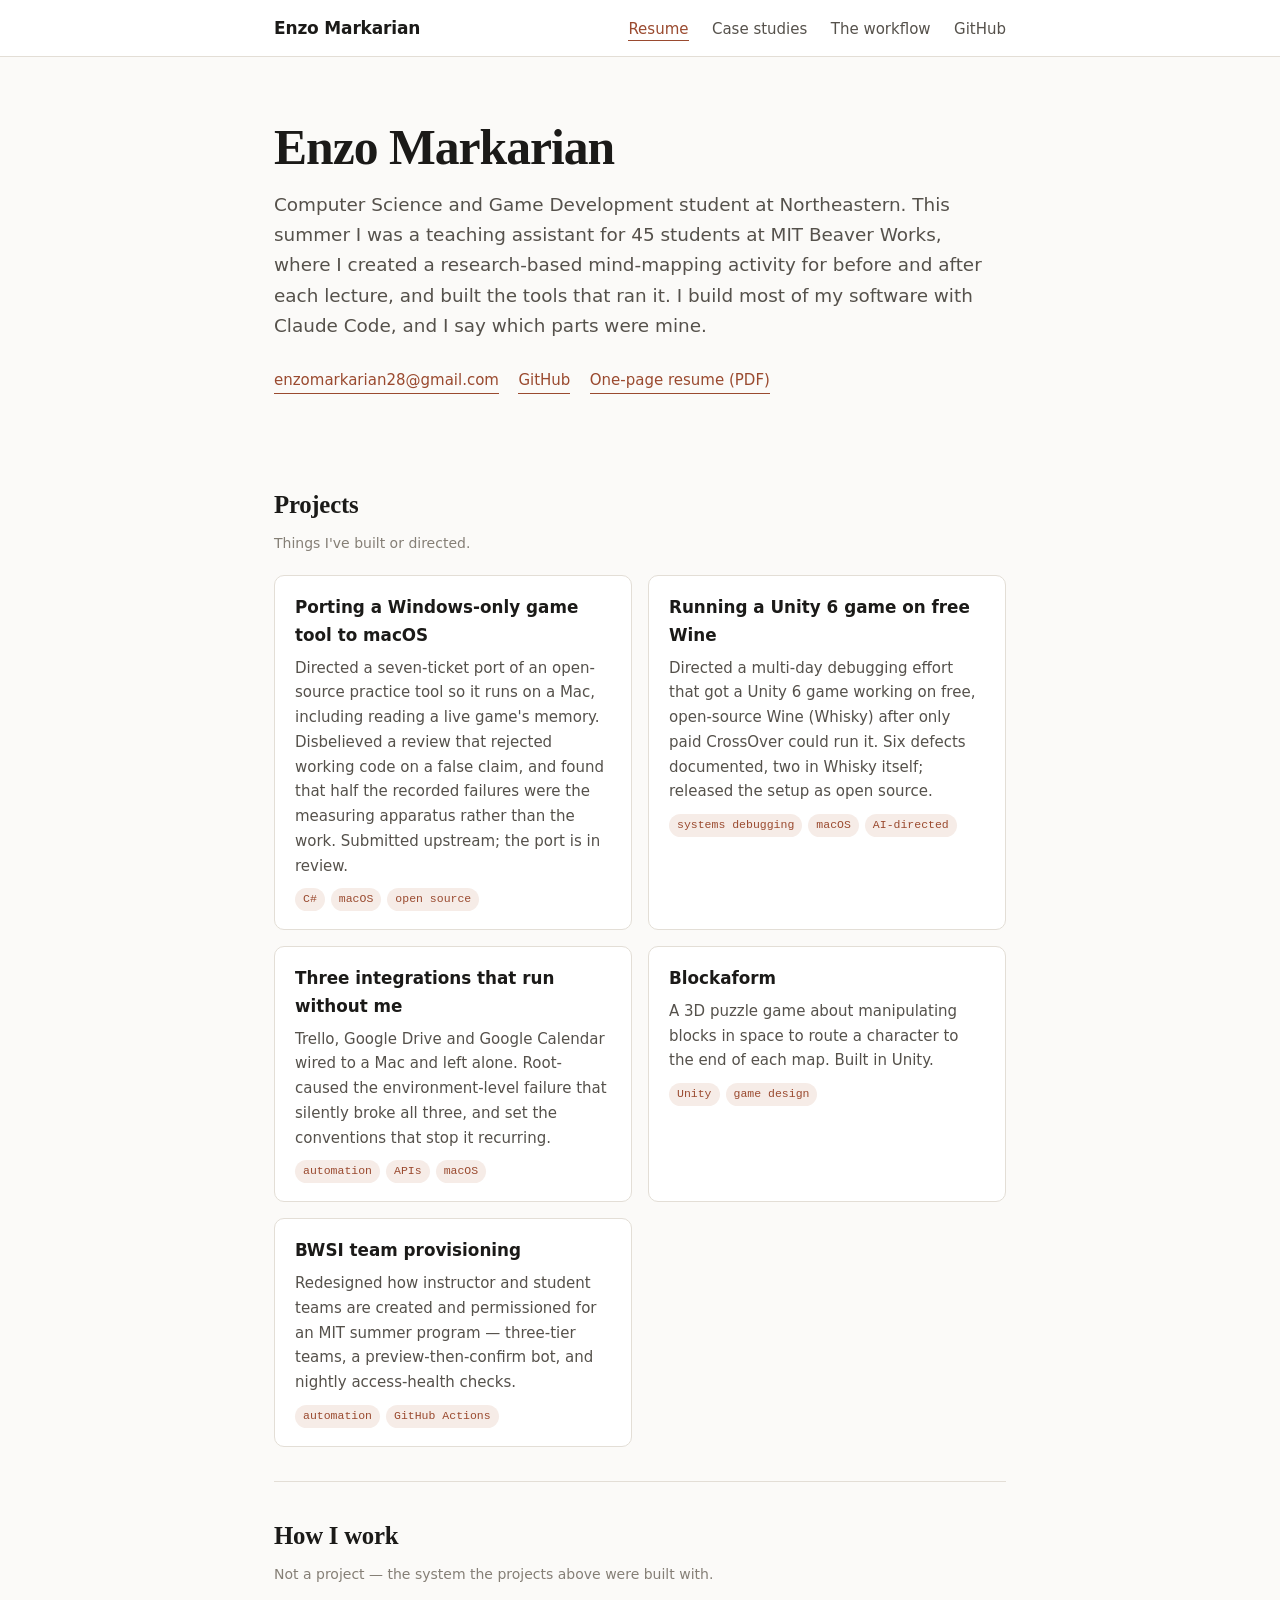
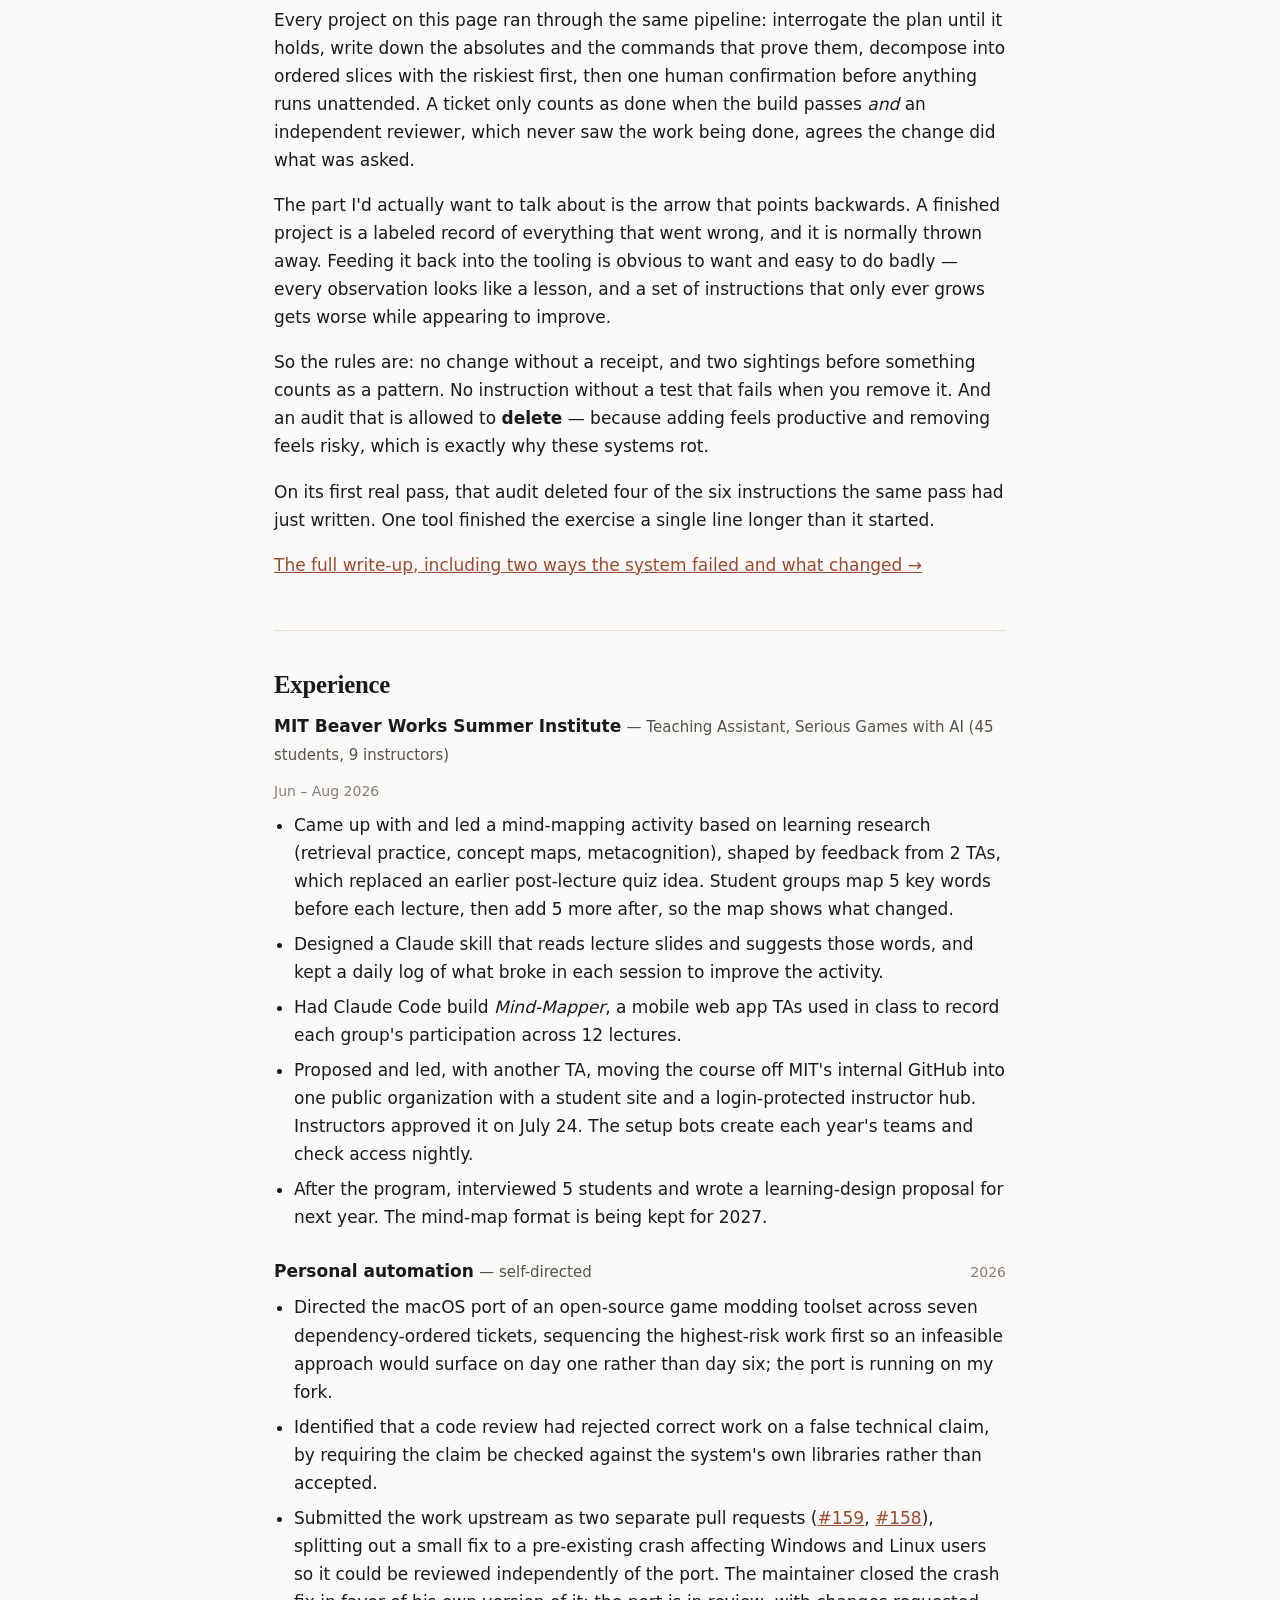
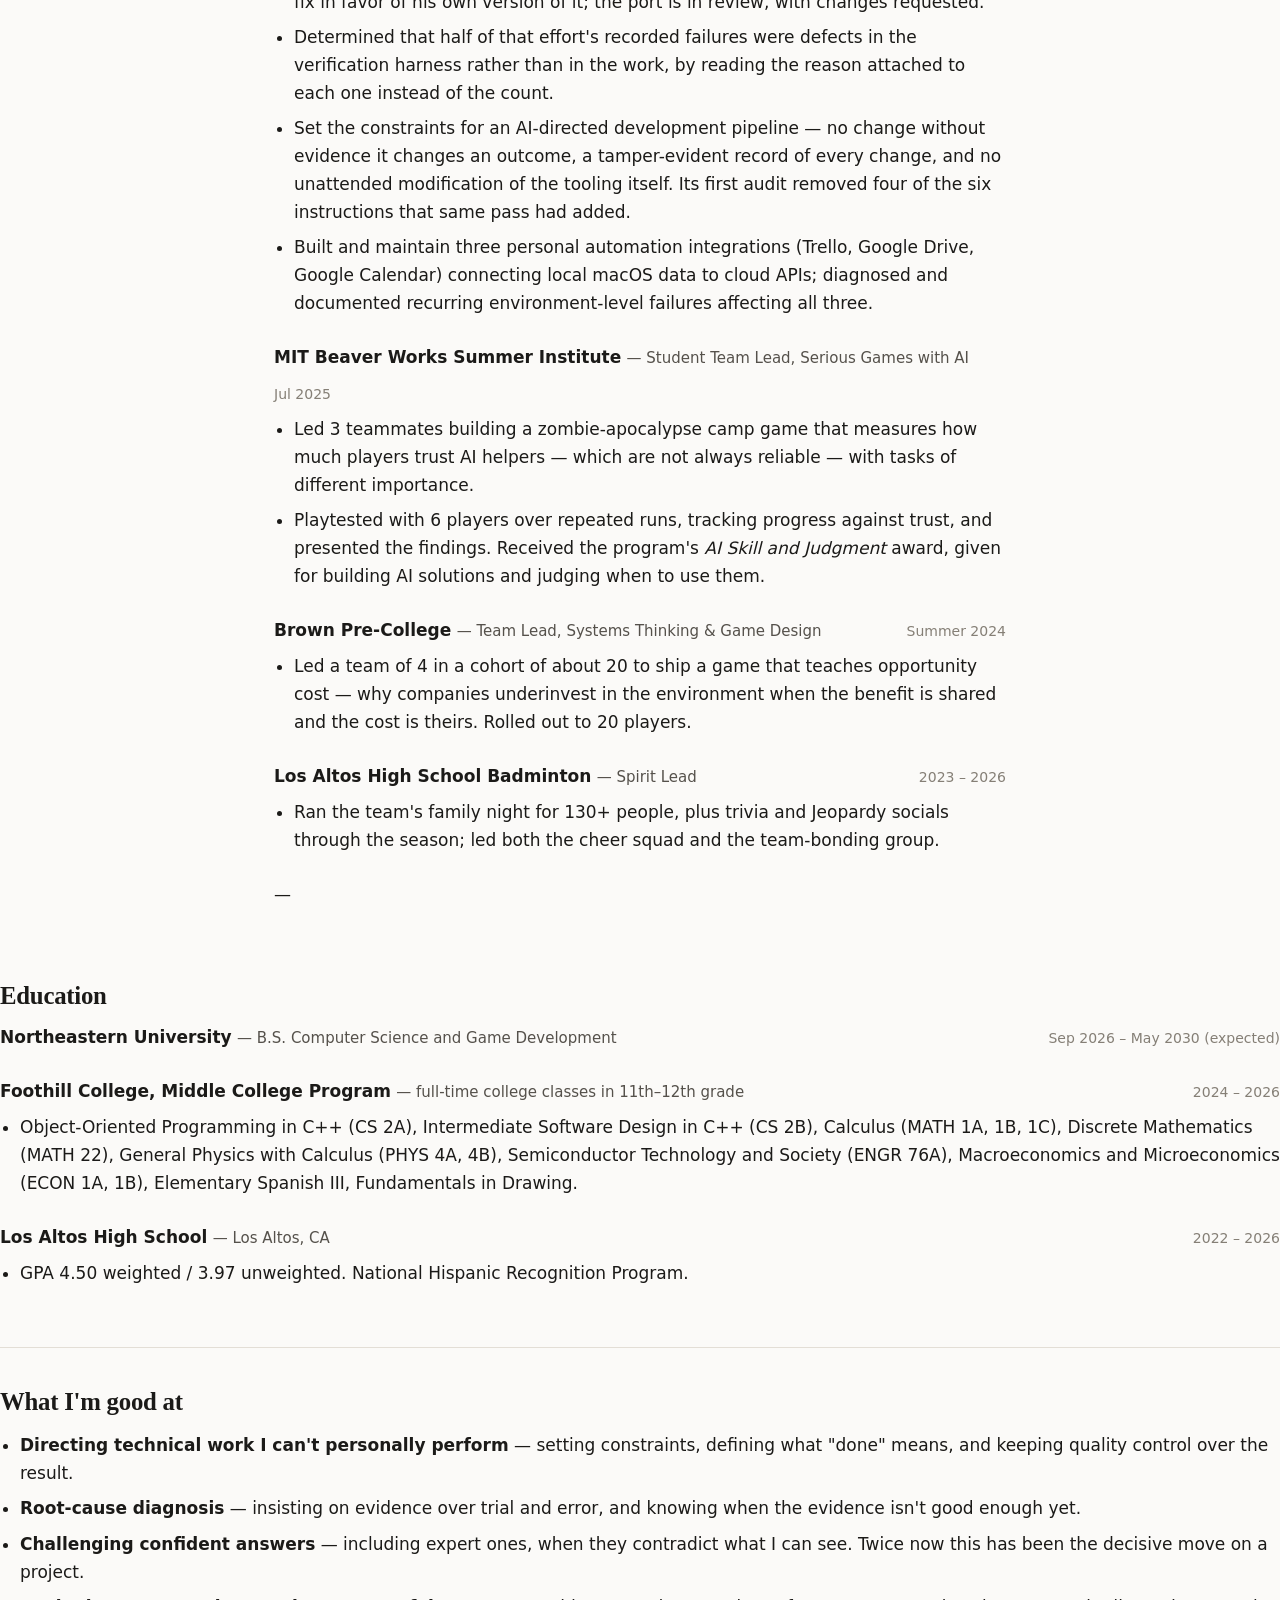
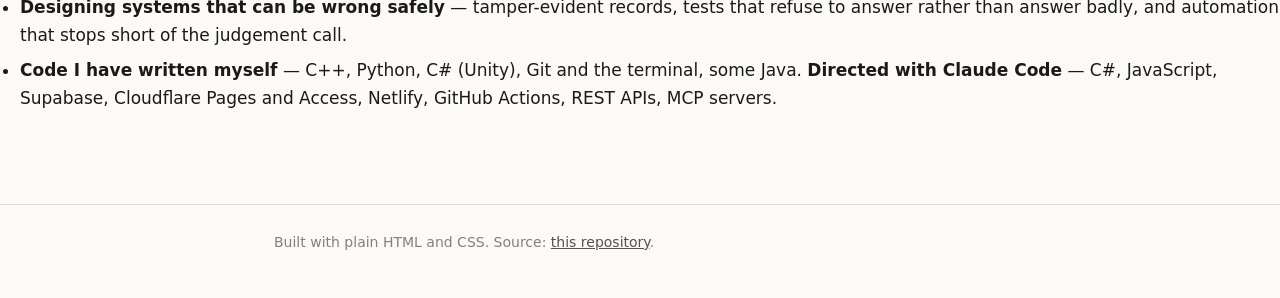
<file: index.html>
<!doctype html>
<html lang="en">
<head>
<meta charset="utf-8">
<meta name="viewport" content="width=device-width, initial-scale=1">
<title>Enzo Markarian</title>
<meta name="description" content="Enzo Markarian — resume and project portfolio.">
<link rel="stylesheet" href="style.css">
<link rel="icon" href="data:image/svg+xml,<svg xmlns='http://www.w3.org/2000/svg' viewBox='0 0 100 100'><text y='.9em' font-size='90'>⌘</text></svg>">
</head>
<body>

<header class="site">
  <div class="wrap">
    <a class="brand" href="/">Enzo Markarian</a>
    <nav>
      <a href="/" aria-current="page">Resume</a>
      <a href="/projects/peak-on-wine.html">Case studies</a>
      <a href="/projects/ai-workflow.html">The workflow</a>
      <a href="https://github.com/zeno-blade-creator">GitHub</a>
    </nav>
  </div>
</header>

<div class="wrap">

  <div class="hero">
    <h1>Enzo Markarian</h1>
    <p class="tagline">
      Computer Science and Game Development student at Northeastern. This summer I was a
      teaching assistant for 45 students at MIT Beaver Works, where I created a research-based
      mind-mapping activity for before and after each lecture, and built the tools that ran it.
      I build most of my software with Claude Code, and I say which parts were mine.
    </p>
    <p class="links">
      <a href="mailto:enzomarkarian28@gmail.com">enzomarkarian28@gmail.com</a>
      <a href="https://github.com/zeno-blade-creator">GitHub</a>
      <a href="/resume.pdf">One-page resume (PDF)</a>
    </p>
  </div>


  <section>
    <h2>Projects</h2>
    <p class="sub">Things I've built or directed.</p>

    <div class="cards">
      <a class="card" href="/projects/ddinfo-macos-port.html">
        <h3>Porting a Windows-only game tool to macOS</h3>
        <p>Directed a seven-ticket port of an open-source practice tool so it runs on a
           Mac, including reading a live game's memory. Disbelieved a review that
           rejected working code on a false claim, and found that half the recorded
           failures were the measuring apparatus rather than the work. Submitted upstream;
           the port is in review.</p>
        <span class="tag">C#</span><span class="tag">macOS</span><span class="tag">open source</span>
      </a>

      <a class="card" href="/projects/peak-on-wine.html">
        <h3>Running a Unity 6 game on free Wine</h3>
        <p>Directed a multi-day debugging effort that got a Unity 6 game working on free,
           open-source Wine (Whisky) after only paid CrossOver could run it. Six defects
           documented, two in Whisky itself; released the setup as open source.</p>
        <span class="tag">systems debugging</span><span class="tag">macOS</span><span class="tag">AI-directed</span>
      </a>

      <a class="card" href="/projects/personal-integrations.html">
        <h3>Three integrations that run without me</h3>
        <p>Trello, Google Drive and Google Calendar wired to a Mac and left alone.
           Root-caused the environment-level failure that silently broke all three,
           and set the conventions that stop it recurring.</p>
        <span class="tag">automation</span><span class="tag">APIs</span><span class="tag">macOS</span>
      </a>

      <a class="card" href="https://github.com/zeno-blade-creator/Blockaform">
        <h3>Blockaform</h3>
        <p>A 3D puzzle game about manipulating blocks in space to route a character to
           the end of each map. Built in Unity.</p>
        <span class="tag">Unity</span><span class="tag">game design</span>
      </a>

      <a class="card" href="#bwsi">
        <h3>BWSI team provisioning</h3>
        <p>Redesigned how instructor and student teams are created and permissioned for
           an MIT summer program — three-tier teams, a preview-then-confirm bot, and
           nightly access-health checks.</p>
        <span class="tag">automation</span><span class="tag">GitHub Actions</span>
      </a>
    </div>
  </section>

  <section id="workflow">
    <h2>How I work</h2>
    <p class="sub">Not a project — the system the projects above were built with.</p>

    <p>
      Every project on this page ran through the same pipeline: interrogate the plan
      until it holds, write down the absolutes and the commands that prove them,
      decompose into ordered slices with the riskiest first, then one human confirmation
      before anything runs unattended. A ticket only counts as done when the build
      passes <em>and</em> an independent reviewer, which never saw the work being done,
      agrees the change did what was asked.
    </p>
    <p>
      The part I'd actually want to talk about is the arrow that points backwards. A
      finished project is a labeled record of everything that went wrong, and it is
      normally thrown away. Feeding it back into the tooling is obvious to want and easy
      to do badly — every observation looks like a lesson, and a set of instructions that
      only ever grows gets worse while appearing to improve.
    </p>
    <p>
      So the rules are: no change without a receipt, and two sightings before something
      counts as a pattern. No instruction without a test that fails when you remove it.
      And an audit that is allowed to <strong>delete</strong> — because adding feels
      productive and removing feels risky, which is exactly why these systems rot.
    </p>
    <p>
      On its first real pass, that audit deleted four of the six instructions the same
      pass had just written. One tool finished the exercise a single line longer than it
      started.
    </p>
    <p><a href="/projects/ai-workflow.html">The full write-up, including two ways the system failed and what changed →</a></p>
  </section>

  <section id="experience">
    <h2>Experience</h2>

    <div class="role" id="bwsi">
      <div class="meta">
        <div><strong>MIT Beaver Works Summer Institute</strong>
             <span class="where">— Teaching Assistant, Serious Games with AI (45 students, 9 instructors)</span></div>
        <span class="when">Jun – Aug 2026</span>
      </div>
      <ul>
        <li>Came up with and led a mind-mapping activity based on learning research
            (retrieval practice, concept maps, metacognition), shaped by feedback from 2 TAs, which
            replaced an earlier post-lecture quiz idea. Student groups map 5 key words
            before each lecture, then add 5 more after, so the map shows what changed.</li>
        <li>Designed a Claude skill that reads lecture slides and suggests those words, and kept a
            daily log of what broke in each session to improve the activity.</li>
        <li>Had Claude Code build <em>Mind-Mapper</em>, a mobile web app TAs used in class to record
            each group's participation across 12 lectures.</li>
        <li>Proposed and led, with another TA, moving the course off MIT's internal GitHub into one
            public organization with a student site and a login-protected instructor hub. Instructors
            approved it on July 24. The setup bots create each year's teams and check access nightly.</li>
        <li>After the program, interviewed 5 students and wrote a learning-design proposal for next
            year. The mind-map format is being kept for 2027.</li>
      </ul>
    </div>

    <div class="role">
      <div class="meta">
        <div><strong>Personal automation</strong> <span class="where">— self-directed</span></div>
        <span class="when">2026</span>
      </div>
      <ul>
        <li>Directed the macOS port of an open-source game modding toolset across seven
            dependency-ordered tickets, sequencing the highest-risk work first so an
            infeasible approach would surface on day one rather than day six; the port
            is running on my fork.</li>
        <li>Identified that a code review had rejected correct work on a false technical
            claim, by requiring the claim be checked against the system's own libraries
            rather than accepted.</li>
        <li>Submitted the work upstream as two separate pull requests
            (<a href="https://github.com/NoahStolk/ddinfo-tools/pull/159">#159</a>,
            <a href="https://github.com/NoahStolk/ddinfo-tools/pull/158">#158</a>),
            splitting out a small fix to a pre-existing crash affecting Windows and
            Linux users so it could be reviewed independently of the port. The maintainer
            closed the crash fix in favor of his own version of it; the port is in review,
            with changes requested.</li>
        <li>Determined that half of that effort's recorded failures were defects in the
            verification harness rather than in the work, by reading the reason attached
            to each one instead of the count.</li>
        <li>Set the constraints for an AI-directed development pipeline — no change
            without evidence it changes an outcome, a tamper-evident record of every
            change, and no unattended modification of the tooling itself. Its first
            audit removed four of the six instructions that same pass had added.</li>
        <li>Built and maintain three personal automation integrations (Trello, Google
            Drive, Google Calendar) connecting local macOS data to cloud APIs;
            diagnosed and documented recurring environment-level failures affecting
            all three.</li>
      </ul>
      <!-- Longer, portfolio-grade version of this lives in the case study at
           /projects/personal-integrations.html and in each project's README.
           Pull from there when expanding this into more bullets. -->
    </div>


    <div class="role">
      <div class="meta">
        <div><strong>MIT Beaver Works Summer Institute</strong>
             <span class="where">— Student Team Lead, Serious Games with AI</span></div>
        <span class="when">Jul 2025</span>
      </div>
      <ul>
        <li>Led 3 teammates building a zombie-apocalypse camp game that measures how much players
            trust AI helpers — which are not always reliable — with tasks of different importance.</li>
        <li>Playtested with 6 players over repeated runs, tracking progress against trust, and
            presented the findings. Received the program's <em>AI Skill and Judgment</em> award,
            given for building AI solutions and judging when to use them.</li>
      </ul>
    </div>

    <div class="role">
      <div class="meta">
        <div><strong>Brown Pre-College</strong>
             <span class="where">— Team Lead, Systems Thinking &amp; Game Design</span></div>
        <span class="when">Summer 2024</span>
      </div>
      <ul>
        <li>Led a team of 4 in a cohort of about 20 to ship a game that teaches opportunity cost —
            why companies underinvest in the environment when the benefit is shared and the cost is
            theirs. Rolled out to 20 players.</li>
      </ul>
    </div>

    <div class="role">
      <div class="meta">
        <div><strong>Los Altos High School Badminton</strong>
             <span class="where">— Spirit Lead</span></div>
        <span class="when">2023 – 2026</span>
      </div>
      <ul>
        <li>Ran the team's family night for 130+ people, plus trivia and Jeopardy socials through the
            season; led both the cheer squad and the team-bonding group.</li>
      </ul>
    </div>
        <span class="when">—</span>
      </div>
    </div>
  </section>

  <section>
    <h2>Education</h2>
    <div class="role">
      <div class="meta">
        <div><strong>Northeastern University</strong>
             <span class="where">— B.S. Computer Science and Game Development</span></div>
        <span class="when">Sep 2026 – May 2030 (expected)</span>
      </div>
    </div>
    <div class="role">
      <div class="meta">
        <div><strong>Foothill College, Middle College Program</strong>
             <span class="where">— full-time college classes in 11th–12th grade</span></div>
        <span class="when">2024 – 2026</span>
      </div>
      <ul><li>Object-Oriented Programming in C++ (CS 2A), Intermediate Software Design in C++ (CS 2B), Calculus (MATH 1A, 1B, 1C), Discrete Mathematics (MATH 22), General Physics with Calculus (PHYS 4A, 4B), Semiconductor Technology and Society (ENGR 76A), Macroeconomics and Microeconomics (ECON 1A, 1B), Elementary Spanish III, Fundamentals in Drawing.</li></ul>
    </div>
    <div class="role">
      <div class="meta">
        <div><strong>Los Altos High School</strong> <span class="where">— Los Altos, CA</span></div>
        <span class="when">2022 – 2026</span>
      </div>
      <ul><li>GPA 4.50 weighted / 3.97 unweighted. National Hispanic Recognition Program.</li></ul>
    </div>
  </section>

  <section>
    <h2>What I'm good at</h2>
    <ul>
      <li><strong>Directing technical work I can't personally perform</strong> — setting
          constraints, defining what "done" means, and keeping quality control over the
          result.</li>
      <li><strong>Root-cause diagnosis</strong> — insisting on evidence over trial and
          error, and knowing when the evidence isn't good enough yet.</li>
      <li><strong>Challenging confident answers</strong> — including expert ones, when
          they contradict what I can see. Twice now this has been the decisive move on a
          project.</li>
      <li><strong>Designing systems that can be wrong safely</strong> — tamper-evident
          records, tests that refuse to answer rather than answer badly, and automation
          that stops short of the judgement call.</li>
      <li><strong>Code I have written myself</strong> — C++, Python, C# (Unity), Git and the
          terminal, some Java. <strong>Directed with Claude Code</strong> — C#, JavaScript,
          Supabase, Cloudflare Pages and Access, Netlify, GitHub Actions, REST APIs, MCP servers.</li>
    </ul>
  </section>

</div>

<footer class="site">
  <div class="wrap">
    Built with plain HTML and CSS. Source:
    <a href="https://github.com/zeno-blade-creator/zeno-blade-creator.github.io">this repository</a>.
  </div>
</footer>

</body>
</html>
</file>
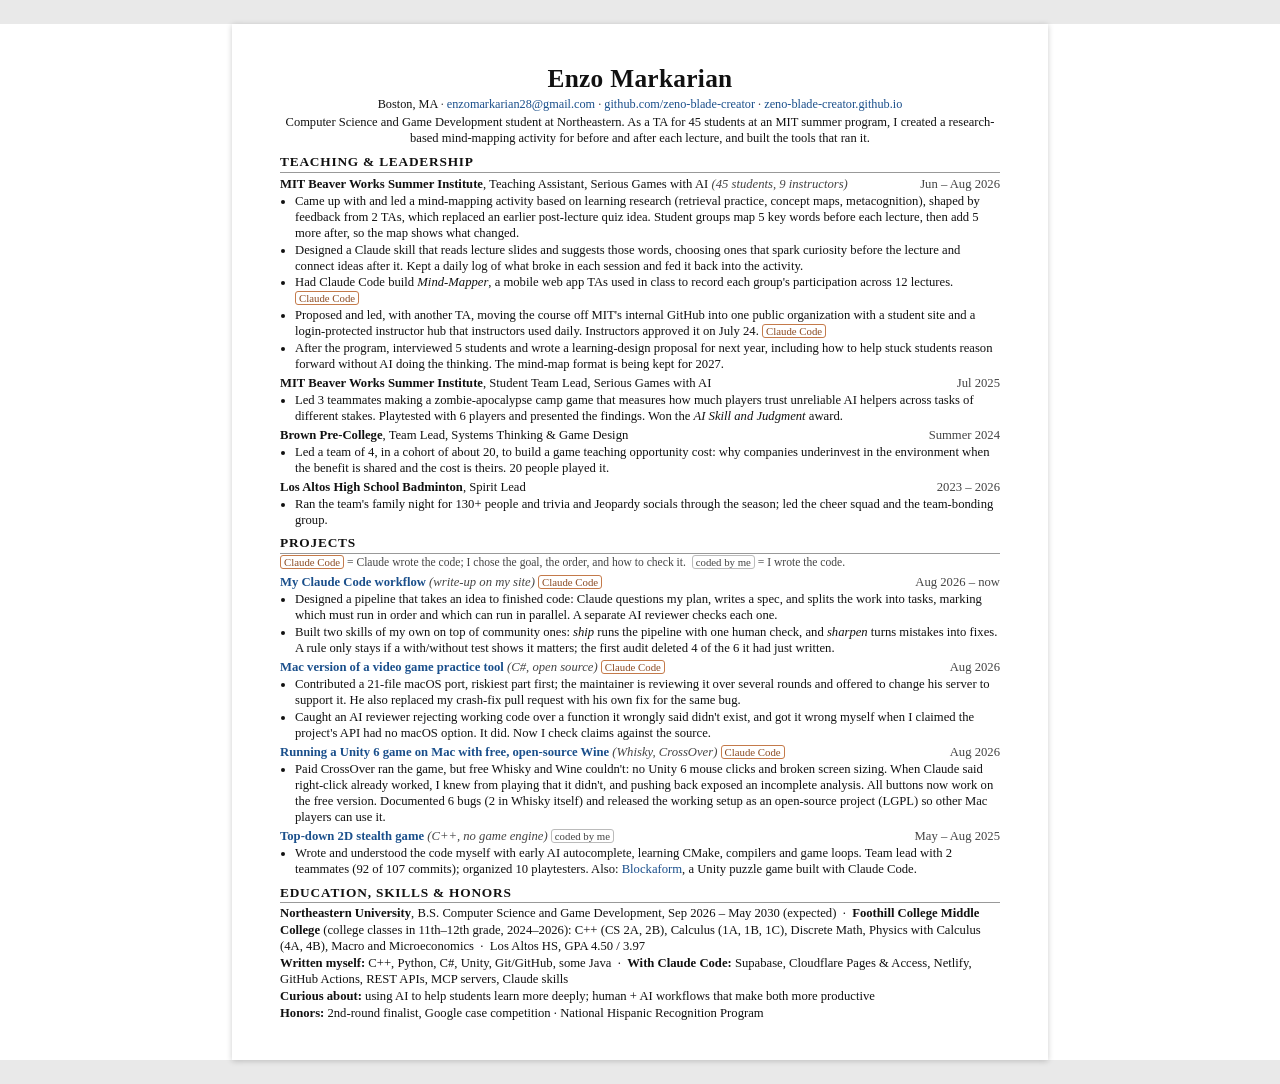
<file: resume.html>
<!doctype html>
<html lang="en">
<head>
<meta charset="utf-8">
<meta name="viewport" content="width=device-width, initial-scale=1">
<title>Enzo Markarian — Resume</title>
<meta name="description" content="Enzo Markarian — one-page resume.">
<!--
  ONE-PAGE RESUME. This file is the single source for resume.pdf.
  Build with ./build-resume.sh. The phone number is NOT stored here: the build script
  injects it from the gitignored resume.local.env, so the public copy never carries it.
  Anything wrapped in <mark> is unconfirmed and must be checked with Enzo.
-->
<style>
  @page { size: Letter; margin: 0.4in 0.5in; }
  :root { --ink:#111; --soft:#444; --rule:#999; --link:#1a4f8b; }
  * { box-sizing: border-box; }
  html { background:#e9e9e9; }
  body { font: 9.5pt/1.27 Charter, "Bitstream Charter", Georgia, serif; color: var(--ink);
         margin: 0; background:#fff; }
  .page { max-width: 8.5in; margin: 0 auto; padding: 0.4in 0.5in; background:#fff; }
  @media print { html{background:#fff} .page { padding: 0; max-width:none; } }
  @media screen { .page { margin: 24px auto; box-shadow: 0 1px 6px rgba(0,0,0,.2); } }
  a { color: var(--link); text-decoration: none; }
  h1 { font-size: 19pt; margin: 0; letter-spacing: .3px; text-align:center; }
  .contact { text-align:center; margin: 2px 0 0; font-size: 9.2pt; }
  .contact span + span::before { content: " · "; color: var(--soft); }
  .summary { text-align:center; margin: 3px 0 0; font-size: 9.4pt; color: var(--ink); }
  h2 { font-size: 10pt; text-transform: uppercase; letter-spacing: .8px; margin: 7px 0 2px;
       border-bottom: 1px solid var(--rule); padding-bottom: 1px; }
  .row { display:flex; justify-content:space-between; gap: 12px; margin-top: 3px; }
  .row .when { white-space: nowrap; color: var(--soft); }
  .sub { color: var(--soft); font-style: italic; }
  ul { margin: 1px 0 0; padding-left: 15px; }
  li { margin: 0.5px 0; }
  .key { font-size: 8.7pt; color: var(--soft); margin: 0 0 1px; }
  .tag { font-size: 8.1pt; border: 1px solid #bbb; border-radius: 3px; padding: 0 3px;
         white-space: nowrap; color: var(--soft); font-style: normal; }
  .tag.cc { border-color: #c47a4a; color: #8a4a22; }
  p.line { margin: 1px 0; }
  mark { background: #fff2a8; -webkit-print-color-adjust: exact; print-color-adjust: exact; }
</style>
</head>
<body>
<div class="page">

<h1>Enzo Markarian</h1>
<div class="contact">
  <span>Boston, MA</span>
  <!--PHONE-->
  <span><a href="mailto:enzomarkarian28@gmail.com">enzomarkarian28@gmail.com</a></span>
  <span><a href="https://github.com/zeno-blade-creator">github.com/zeno-blade-creator</a></span>
  <span><a href="https://zeno-blade-creator.github.io">zeno-blade-creator.github.io</a></span>
</div>
<p class="summary">Computer Science and Game Development student at Northeastern. As a TA for 45 students at an MIT summer
  program, I created a research-based mind-mapping activity for before and after each lecture, and built the tools that ran it.</p>

<h2>Teaching &amp; Leadership</h2>
<div class="row"><div><strong>MIT Beaver Works Summer Institute</strong>, Teaching Assistant, Serious Games with AI
  <span class="sub">(45 students, 9 instructors)</span></div>
  <div class="when">Jun – Aug 2026</div></div>
<ul>
  <li>Came up with and led a mind-mapping activity based on learning research (retrieval practice, concept maps, metacognition),
      shaped by feedback from 2 TAs, which replaced an earlier post-lecture quiz idea. Student groups map 5 key words before each lecture, then add 5 more after, so the map shows what changed.</li>
  <li>Designed a Claude skill that reads lecture slides and suggests those words, choosing ones that spark curiosity before the
      lecture and connect ideas after it. Kept a daily log of what broke in each session and fed it back into the activity.</li>
  <li>Had Claude Code build <em>Mind-Mapper</em>, a mobile web app TAs used in class to record each group's participation
      across 12 lectures. <span class="tag cc">Claude Code</span></li>
  <li>Proposed and led, with another TA, moving the course off MIT's internal GitHub into one public organization with a
      student site and a login-protected instructor hub that instructors used daily. Instructors approved it on July 24. <span class="tag cc">Claude Code</span></li>
  <li>After the program, interviewed 5 students and wrote a learning-design proposal for next year, including how to help
      stuck students reason forward without AI doing the thinking. The mind-map format is being kept for 2027.</li>
</ul>

<div class="row"><div><strong>MIT Beaver Works Summer Institute</strong>, Student Team Lead, Serious Games with AI</div>
  <div class="when">Jul 2025</div></div>
<ul>
  <li>Led 3 teammates making a zombie-apocalypse camp game that measures how much players trust unreliable AI helpers
      across tasks of different stakes. Playtested with 6 players and presented the findings. Won the <em>AI Skill and Judgment</em> award.</li>
</ul>

<div class="row"><div><strong>Brown Pre-College</strong>, Team Lead, Systems Thinking &amp; Game Design</div>
  <div class="when">Summer 2024</div></div>
<ul>
  <li>Led a team of 4, in a cohort of about 20, to build a game teaching opportunity cost: why companies underinvest in the
      environment when the benefit is shared and the cost is theirs. 20 people played it.</li>
</ul>

<div class="row"><div><strong>Los Altos High School Badminton</strong>, Spirit Lead</div>
  <div class="when">2023 – 2026</div></div>
<ul>
  <li>Ran the team's family night for 130+ people and trivia and Jeopardy socials through the season; led the cheer squad and the team-bonding group.</li>
</ul>

<h2>Projects</h2>
<p class="key"><span class="tag cc">Claude Code</span> = Claude wrote the code; I chose the goal, the order, and how to check it.
  &nbsp;<span class="tag">coded by me</span> = I wrote the code.</p>

<div class="row"><div><strong><a href="https://zeno-blade-creator.github.io/projects/ai-workflow.html">My Claude Code workflow</a></strong>
  <span class="sub">(write-up on my site)</span> <span class="tag cc">Claude Code</span></div><div class="when">Aug 2026 – now</div></div>
<ul>
  <li>Designed a pipeline that takes an idea to finished code: Claude questions my plan, writes a spec, and splits the work into
      tasks, marking which must run in order and which can run in parallel. A separate AI reviewer checks each one.</li>
  <li>Built two skills of my own on top of community ones: <em>ship</em> runs the pipeline with one human check, and <em>sharpen</em>
      turns mistakes into fixes. A rule only stays if a with/without test shows it matters; the first audit deleted 4 of the 6 it had just written.</li>
</ul>

<div class="row"><div><strong><a href="https://github.com/NoahStolk/ddinfo-tools/pull/159">Mac version of a video game practice tool</a></strong>
  <span class="sub">(C#, open source)</span> <span class="tag cc">Claude Code</span></div><div class="when">Aug 2026</div></div>
<ul>
  <li>Contributed a 21-file macOS port, riskiest part first; the maintainer is reviewing it over several rounds and offered to change his
      server to support it. He also replaced my crash-fix pull request with his own fix for the same bug.</li>
  <li>Caught an AI reviewer rejecting working code over a function it wrongly said didn't exist, and got it wrong myself when I
      claimed the project's API had no macOS option. It did. Now I check claims against the source.</li>
</ul>

<div class="row"><div><strong><a href="https://github.com/zeno-blade-creator/whisky-unity-mouse-fix">Running a Unity 6 game on Mac with free, open-source Wine</a></strong>
  <span class="sub">(Whisky, CrossOver)</span>
  <span class="tag cc">Claude Code</span></div><div class="when">Aug 2026</div></div>
<ul>
  <li>Paid CrossOver ran the game, but free Whisky and Wine couldn't: no Unity 6 mouse clicks and broken screen sizing. When Claude
      said right-click already worked, I knew from playing that it didn't, and pushing back exposed an incomplete analysis.
      All buttons now work on the free version. Documented 6 bugs (2 in Whisky itself) and released the working setup as
      an open-source project (LGPL) so other Mac players can use it.</li>
</ul>

<div class="row"><div><strong><a href="https://github.com/k-petricusic/C-Class-Game">Top-down 2D stealth game</a></strong>
  <span class="sub">(C++, no game engine)</span> <span class="tag">coded by me</span></div><div class="when">May – Aug 2025</div></div>
<ul>
  <li>Wrote and understood the code myself with early AI autocomplete, learning CMake, compilers and game loops. Team lead with 2 teammates
      (92 of 107 commits); organized 10 playtesters. Also: <a href="https://github.com/zeno-blade-creator/Blockaform">Blockaform</a>, a Unity puzzle game built with Claude Code.</li>
</ul>

<h2>Education, Skills &amp; Honors</h2>
<p class="line"><strong>Northeastern University</strong>, B.S. Computer Science and Game Development, Sep 2026 – May 2030 (expected)
  &nbsp;·&nbsp; <strong>Foothill College Middle College</strong> (college classes in 11th–12th grade, 2024–2026): C++ (CS 2A, 2B),
  Calculus (1A, 1B, 1C), Discrete Math, Physics with Calculus (4A, 4B), Macro and Microeconomics &nbsp;·&nbsp; Los Altos HS, GPA 4.50 / 3.97</p>
<p class="line"><strong>Written myself:</strong> C++, Python, C#, Unity, Git/GitHub, some Java
  &nbsp;·&nbsp; <strong>With Claude Code:</strong> Supabase, Cloudflare Pages &amp; Access, Netlify, GitHub Actions, REST APIs, MCP servers, Claude skills</p>
<p class="line"><strong>Curious about:</strong> using AI to help students learn more deeply; human + AI workflows that make both more productive</p>
<p class="line"><strong>Honors:</strong> 2nd-round finalist, Google case competition · National Hispanic Recognition Program</p>

</div>
</body>
</html>
</file>
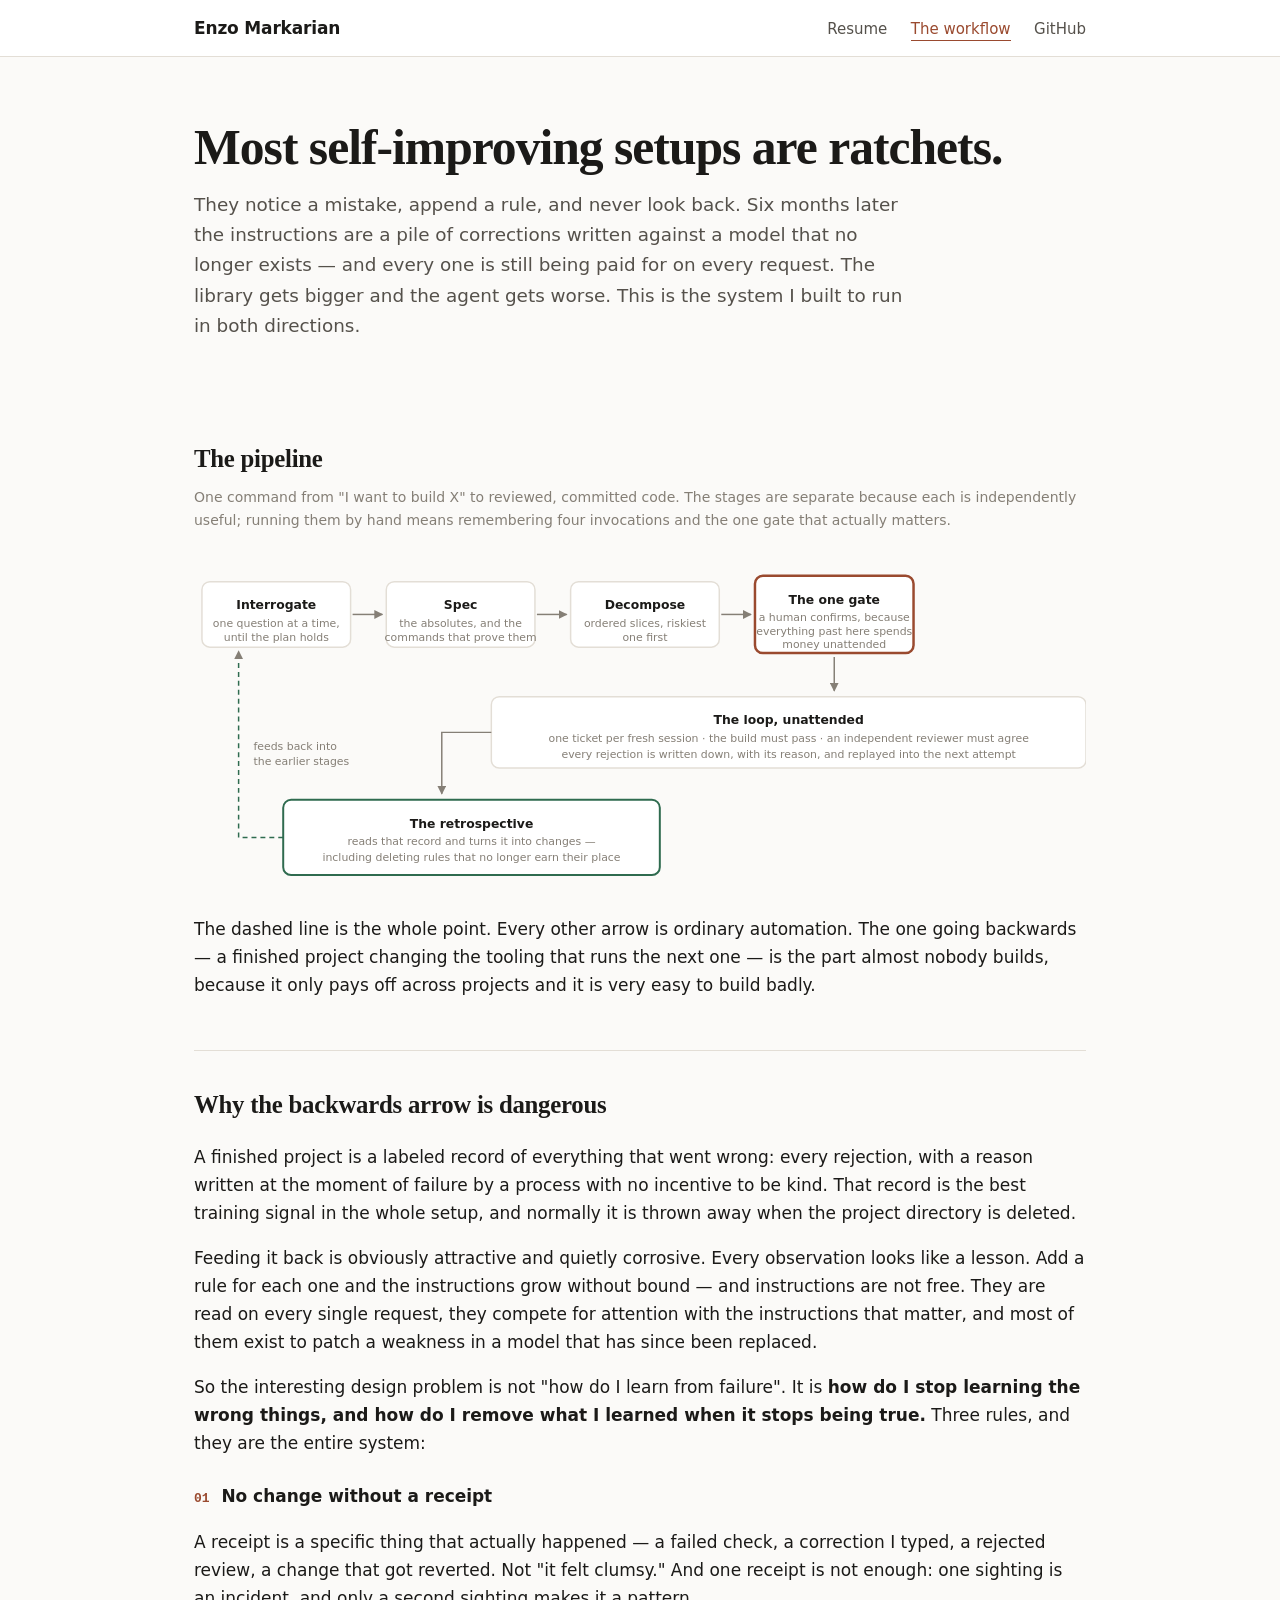
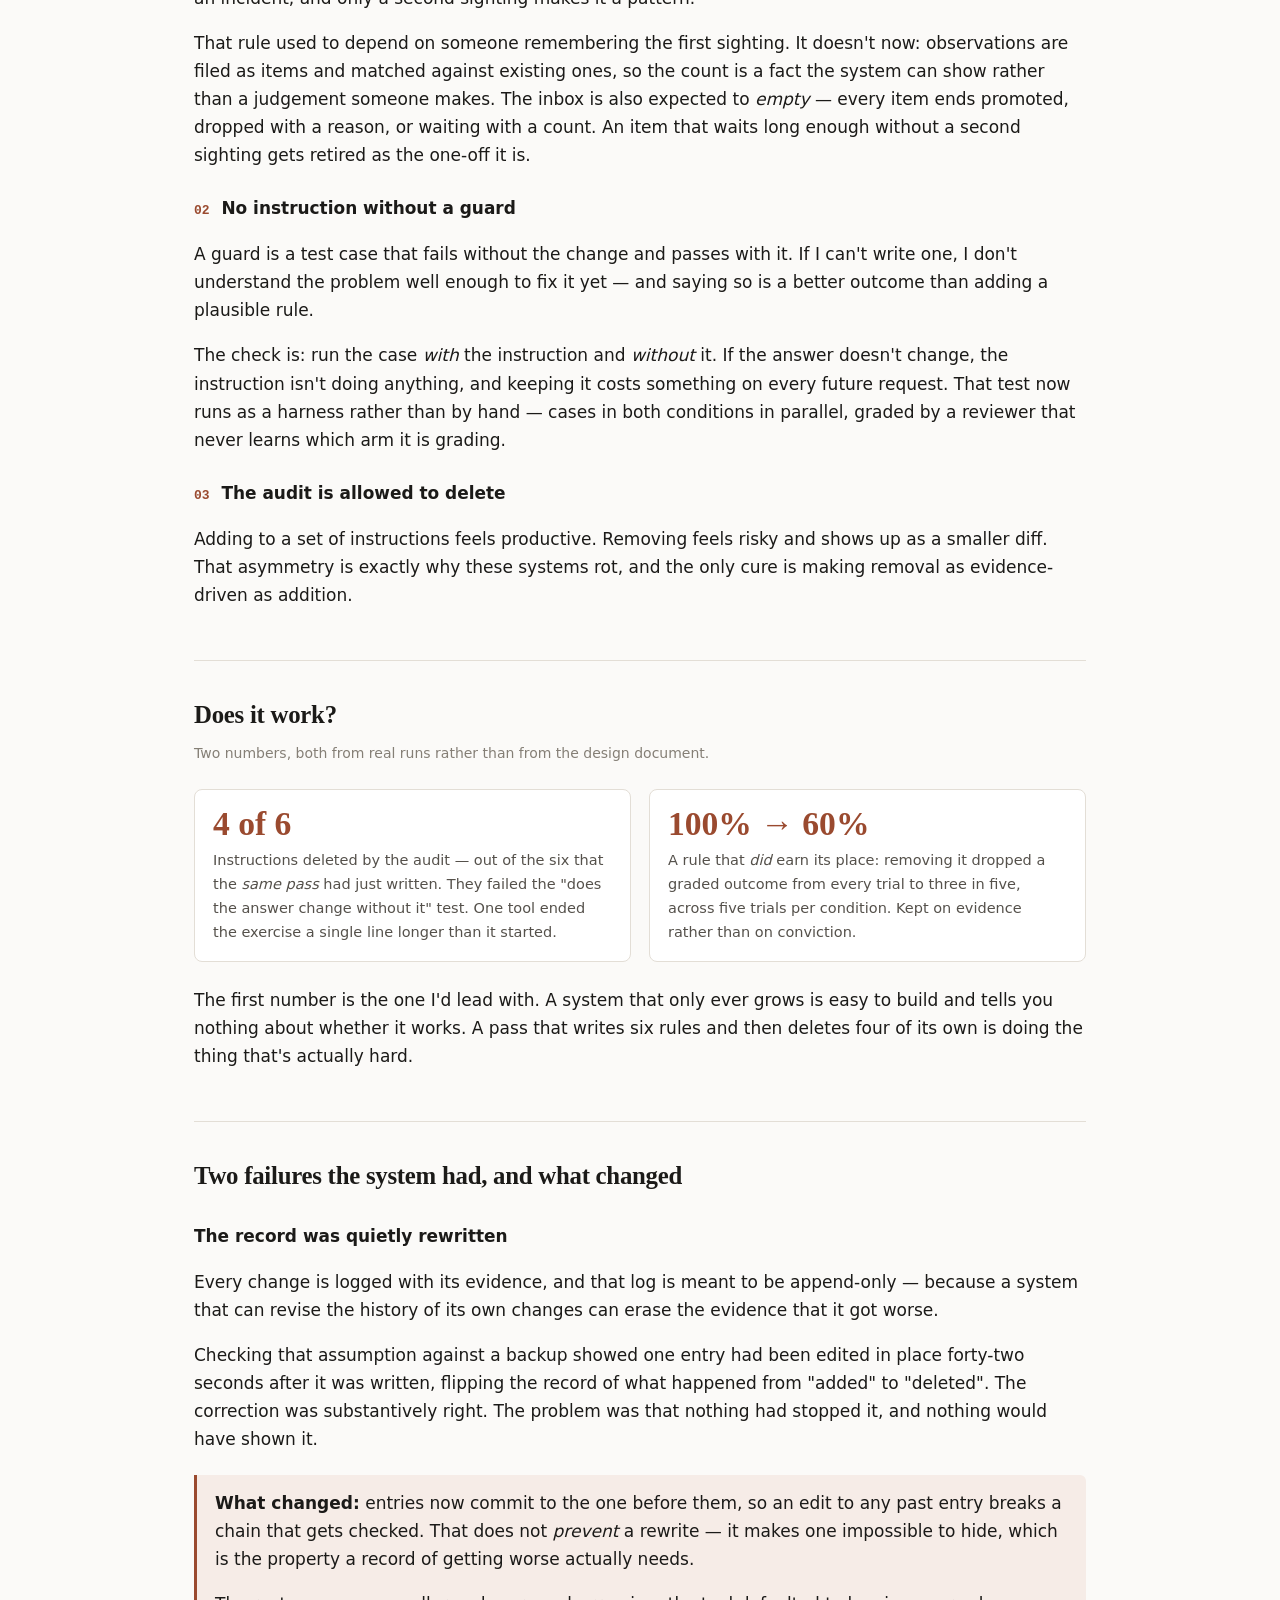
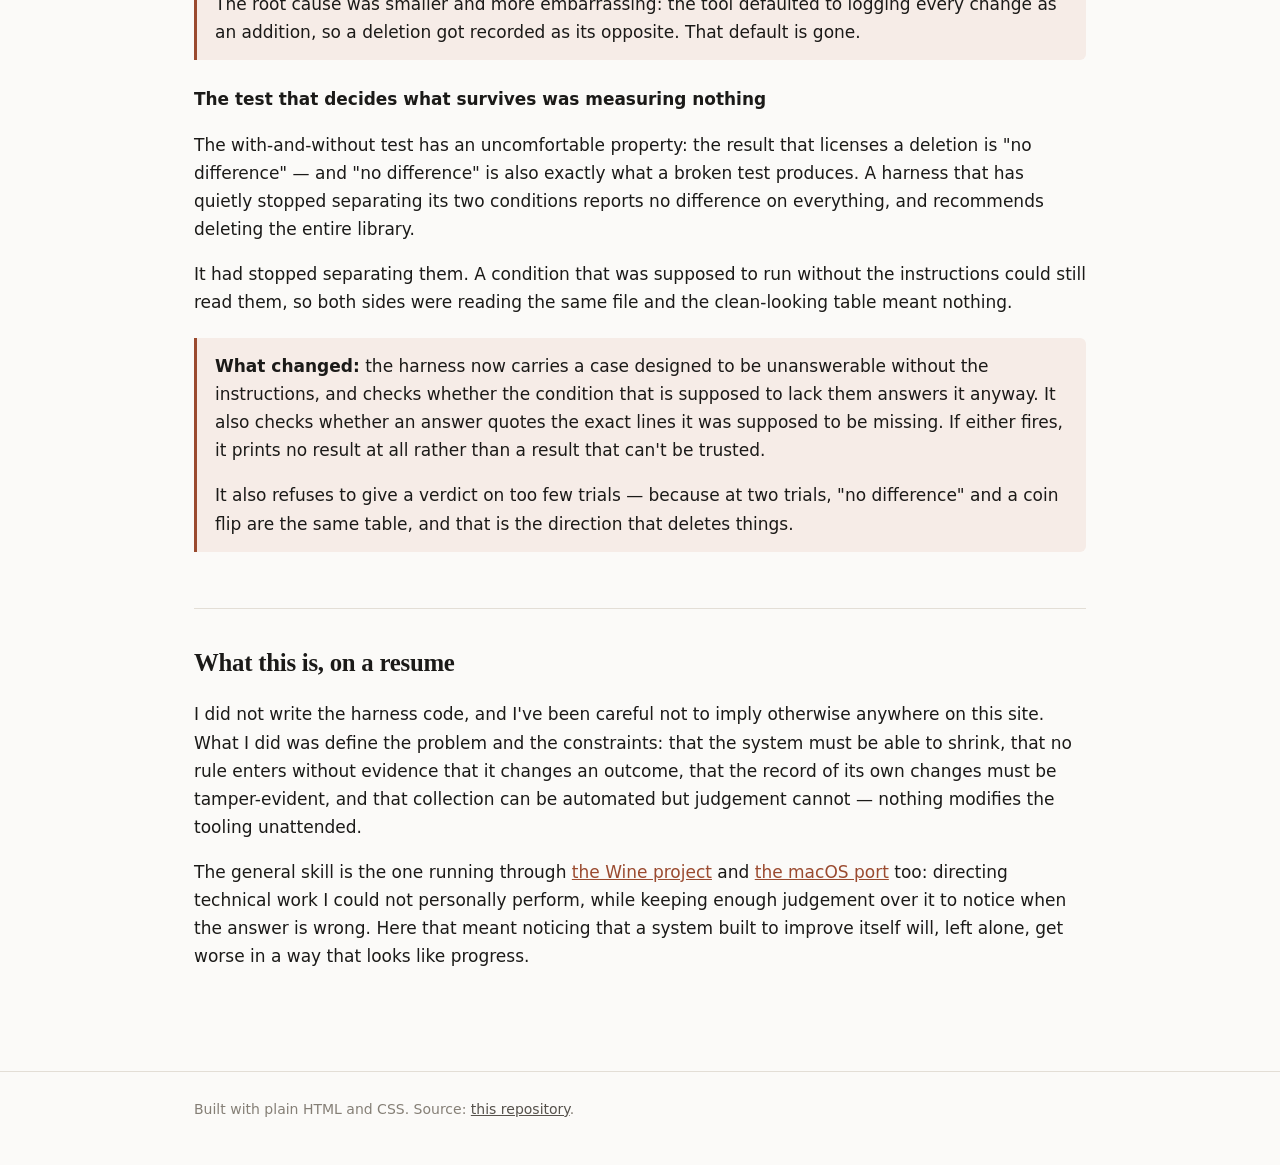
<file: projects/ai-workflow.html>
<!doctype html>
<html lang="en">
<head>
<meta charset="utf-8">
<meta name="viewport" content="width=device-width, initial-scale=1">
<title>A workflow that gets better after each project — Enzo Markarian</title>
<meta name="description" content="Idea to shipped code through one pipeline, and the part most setups skip: feeding a finished project's failures back into the tooling, with the discipline that stops it rotting.">
<link rel="stylesheet" href="../style.css">
<link rel="icon" href="data:image/svg+xml,<svg xmlns='http://www.w3.org/2000/svg' viewBox='0 0 100 100'><text y='.9em' font-size='90'>⌘</text></svg>">
<style>
  .stage { fill: var(--surface); stroke: var(--border); stroke-width: 1.5; }
  .stage.gate { stroke: var(--accent); stroke-width: 2.5; }
  .stage.back { stroke: var(--good); stroke-width: 2; }
  .st-label { fill: var(--ink); font: 600 12.5px var(--sans); text-anchor: middle; }
  .st-sub { fill: var(--ink-faint); font: 11px var(--sans); text-anchor: middle; }
  .flow2 { stroke: var(--ink-faint); stroke-width: 1.5; fill: none; marker-end: url(#a3); }
  .flow2.loop { stroke: var(--good); stroke-dasharray: 5 4; }
  .callout { border-left: 3px solid var(--accent); background: var(--accent-bg);
             padding: 14px 18px; margin: 22px 0; border-radius: 0 6px 6px 0; }
  .callout p:first-child { margin-top: 0; }
  .callout p:last-child { margin-bottom: 0; }
  .num { font-family: var(--mono); font-size: 13px; color: var(--accent); }
  .big { font: 700 2.1rem var(--serif); color: var(--accent); line-height: 1.1; }
  .statrow { display: grid; gap: 18px; grid-template-columns: repeat(auto-fit, minmax(210px, 1fr));
             margin: 24px 0; }
  .stat { border: 1px solid var(--border); border-radius: 8px; padding: 16px 18px;
          background: var(--surface); }
  .stat p { margin: 6px 0 0; font-size: 14.5px; color: var(--ink-soft); }
</style>
</head>
<body>

<header class="site">
  <div class="wrap wide">
    <a class="brand" href="/">Enzo Markarian</a>
    <nav>
      <a href="/">Resume</a>
      <a href="/projects/ai-workflow.html" aria-current="page">The workflow</a>
      <a href="https://github.com/zeno-blade-creator">GitHub</a>
    </nav>
  </div>
</header>

<div class="wrap wide">

  <div class="hero">
    <h1>Most self-improving setups are ratchets.</h1>
    <p class="tagline">
      They notice a mistake, append a rule, and never look back. Six months later the
      instructions are a pile of corrections written against a model that no longer
      exists — and every one is still being paid for on every request. The library gets
      bigger and the agent gets worse. This is the system I built to run in both
      directions.
    </p>
  </div>

  <section>
    <h2>The pipeline</h2>
    <p class="sub">
      One command from "I want to build X" to reviewed, committed code. The stages are
      separate because each is independently useful; running them by hand means
      remembering four invocations and the one gate that actually matters.
    </p>

    <svg viewBox="0 0 900 340" width="100%" role="img"
         aria-label="Diagram: interrogate, spec, decompose, then a single human confirmation gate, then an unattended loop, then a retrospective that feeds back into the skills used by the earlier stages.">
      <defs>
        <marker id="a3" viewBox="0 0 10 10" refX="9" refY="5" markerWidth="6"
                markerHeight="6" orient="auto-start-reverse">
          <path d="M 0 0 L 10 5 L 0 10 z" fill="var(--ink-faint)"/>
        </marker>
      </defs>

      <rect class="stage" x="8" y="30" width="150" height="66" rx="8"/>
      <text class="st-label" x="83" y="58">Interrogate</text>
      <text class="st-sub" x="83" y="76">one question at a time,</text>
      <text class="st-sub" x="83" y="90">until the plan holds</text>
      <path class="flow2" d="M 160 63 L 190 63"/>

      <rect class="stage" x="194" y="30" width="150" height="66" rx="8"/>
      <text class="st-label" x="269" y="58">Spec</text>
      <text class="st-sub" x="269" y="76">the absolutes, and the</text>
      <text class="st-sub" x="269" y="90">commands that prove them</text>
      <path class="flow2" d="M 346 63 L 376 63"/>

      <rect class="stage" x="380" y="30" width="150" height="66" rx="8"/>
      <text class="st-label" x="455" y="58">Decompose</text>
      <text class="st-sub" x="455" y="76">ordered slices, riskiest</text>
      <text class="st-sub" x="455" y="90">one first</text>
      <path class="flow2" d="M 532 63 L 562 63"/>

      <rect class="stage gate" x="566" y="24" width="160" height="78" rx="8"/>
      <text class="st-label" x="646" y="52">The one gate</text>
      <text class="st-sub" x="646" y="70">a human confirms, because</text>
      <text class="st-sub" x="646" y="84">everything past here spends</text>
      <text class="st-sub" x="646" y="97">money unattended</text>

      <path class="flow2" d="M 646 106 L 646 140"/>

      <rect class="stage" x="300" y="146" width="600" height="72" rx="8"/>
      <text class="st-label" x="600" y="174">The loop, unattended</text>
      <text class="st-sub" x="600" y="192">one ticket per fresh session · the build must pass · an independent reviewer must agree</text>
      <text class="st-sub" x="600" y="208">every rejection is written down, with its reason, and replayed into the next attempt</text>

      <path class="flow2" d="M 300 182 L 250 182 L 250 244"/>

      <rect class="stage back" x="90" y="250" width="380" height="76" rx="8"/>
      <text class="st-label" x="280" y="278">The retrospective</text>
      <text class="st-sub" x="280" y="296">reads that record and turns it into changes —</text>
      <text class="st-sub" x="280" y="312">including deleting rules that no longer earn their place</text>

      <path class="flow2 loop" d="M 90 288 L 45 288 L 45 100"/>
      <text class="st-sub" x="60" y="200" style="text-anchor:start">feeds back into</text>
      <text class="st-sub" x="60" y="215" style="text-anchor:start">the earlier stages</text>
    </svg>

    <p>
      The dashed line is the whole point. Every other arrow is ordinary automation. The
      one going backwards — a finished project changing the tooling that runs the next
      one — is the part almost nobody builds, because it only pays off across projects
      and it is very easy to build badly.
    </p>
  </section>

  <section>
    <h2>Why the backwards arrow is dangerous</h2>
    <p>
      A finished project is a labeled record of everything that went wrong: every
      rejection, with a reason written at the moment of failure by a process with no
      incentive to be kind. That record is the best training signal in the whole setup,
      and normally it is thrown away when the project directory is deleted.
    </p>
    <p>
      Feeding it back is obviously attractive and quietly corrosive. Every observation
      looks like a lesson. Add a rule for each one and the instructions grow without
      bound — and instructions are not free. They are read on every single request, they
      compete for attention with the instructions that matter, and most of them exist to
      patch a weakness in a model that has since been replaced.
    </p>
    <p>
      So the interesting design problem is not "how do I learn from failure". It is
      <strong>how do I stop learning the wrong things, and how do I remove what I learned
      when it stops being true.</strong> Three rules, and they are the entire system:
    </p>

    <h3><span class="num">01</span> &nbsp;No change without a receipt</h3>
    <p>
      A receipt is a specific thing that actually happened — a failed check, a
      correction I typed, a rejected review, a change that got reverted. Not "it felt
      clumsy." And one receipt is not enough: one sighting is an incident, and only a
      second sighting makes it a pattern.
    </p>
    <p>
      That rule used to depend on someone remembering the first sighting. It doesn't
      now: observations are filed as items and matched against existing ones, so the
      count is a fact the system can show rather than a judgement someone makes. The
      inbox is also expected to <em>empty</em> — every item ends promoted, dropped with a
      reason, or waiting with a count. An item that waits long enough without a second
      sighting gets retired as the one-off it is.
    </p>

    <h3><span class="num">02</span> &nbsp;No instruction without a guard</h3>
    <p>
      A guard is a test case that fails without the change and passes with it. If I
      can't write one, I don't understand the problem well enough to fix it yet — and
      saying so is a better outcome than adding a plausible rule.
    </p>
    <p>
      The check is: run the case <em>with</em> the instruction and <em>without</em> it.
      If the answer doesn't change, the instruction isn't doing anything, and keeping it
      costs something on every future request. That test now runs as a harness rather
      than by hand — cases in both conditions in parallel, graded by a reviewer that
      never learns which arm it is grading.
    </p>

    <h3><span class="num">03</span> &nbsp;The audit is allowed to delete</h3>
    <p>
      Adding to a set of instructions feels productive. Removing feels risky and shows
      up as a smaller diff. That asymmetry is exactly why these systems rot, and the only
      cure is making removal as evidence-driven as addition.
    </p>
  </section>

  <section>
    <h2>Does it work?</h2>
    <p class="sub">
      Two numbers, both from real runs rather than from the design document.
    </p>

    <div class="statrow">
      <div class="stat">
        <span class="big">4 of 6</span>
        <p>
          Instructions deleted by the audit — out of the six that the <em>same pass</em>
          had just written. They failed the "does the answer change without it" test.
          One tool ended the exercise a single line longer than it started.
        </p>
      </div>
      <div class="stat">
        <span class="big">100% → 60%</span>
        <p>
          A rule that <em>did</em> earn its place: removing it dropped a graded outcome
          from every trial to three in five, across five trials per condition. Kept on
          evidence rather than on conviction.
        </p>
      </div>
    </div>

    <p>
      The first number is the one I'd lead with. A system that only ever grows is easy
      to build and tells you nothing about whether it works. A pass that writes six rules
      and then deletes four of its own is doing the thing that's actually hard.
    </p>
  </section>

  <section>
    <h2>Two failures the system had, and what changed</h2>

    <h3>The record was quietly rewritten</h3>
    <p>
      Every change is logged with its evidence, and that log is meant to be append-only
      — because a system that can revise the history of its own changes can erase the
      evidence that it got worse.
    </p>
    <p>
      Checking that assumption against a backup showed one entry had been edited in place
      forty-two seconds after it was written, flipping the record of what happened from
      "added" to "deleted". The correction was substantively right. The problem was that
      nothing had stopped it, and nothing would have shown it.
    </p>
    <div class="callout">
      <p>
        <strong>What changed:</strong> entries now commit to the one before them, so an
        edit to any past entry breaks a chain that gets checked. That does not
        <em>prevent</em> a rewrite — it makes one impossible to hide, which is the
        property a record of getting worse actually needs.
      </p>
      <p>
        The root cause was smaller and more embarrassing: the tool defaulted to logging
        every change as an addition, so a deletion got recorded as its opposite. That
        default is gone.
      </p>
    </div>

    <h3>The test that decides what survives was measuring nothing</h3>
    <p>
      The with-and-without test has an uncomfortable property: the result that licenses a
      deletion is "no difference" — and "no difference" is also exactly what a broken test
      produces. A harness that has quietly stopped separating its two conditions reports
      no difference on everything, and recommends deleting the entire library.
    </p>
    <p>
      It had stopped separating them. A condition that was supposed to run without the
      instructions could still read them, so both sides were reading the same file and the
      clean-looking table meant nothing.
    </p>
    <div class="callout">
      <p>
        <strong>What changed:</strong> the harness now carries a case designed to be
        unanswerable without the instructions, and checks whether the condition that is
        supposed to lack them answers it anyway. It also checks whether an answer quotes
        the exact lines it was supposed to be missing. If either fires, it prints no
        result at all rather than a result that can't be trusted.
      </p>
      <p>
        It also refuses to give a verdict on too few trials — because at two trials, "no
        difference" and a coin flip are the same table, and that is the direction that
        deletes things.
      </p>
    </div>
  </section>

  <section>
    <h2>What this is, on a resume</h2>
    <p>
      I did not write the harness code, and I've been careful not to imply otherwise
      anywhere on this site. What I did was define the problem and the constraints:
      that the system must be able to shrink, that no rule enters without evidence that
      it changes an outcome, that the record of its own changes must be tamper-evident,
      and that collection can be automated but judgement cannot — nothing modifies the
      tooling unattended.
    </p>
    <p>
      The general skill is the one running through
      <a href="/projects/peak-on-wine.html">the Wine project</a> and
      <a href="/projects/ddinfo-macos-port.html">the macOS port</a> too: directing
      technical work I could not personally perform, while keeping enough judgement over
      it to notice when the answer is wrong. Here that meant noticing that a system built
      to improve itself will, left alone, get worse in a way that looks like progress.
    </p>
  </section>

</div>

<footer class="site">
  <div class="wrap wide">
    Built with plain HTML and CSS. Source:
    <a href="https://github.com/zeno-blade-creator/zeno-blade-creator.github.io">this repository</a>.
  </div>
</footer>

</body>
</html>
</file>
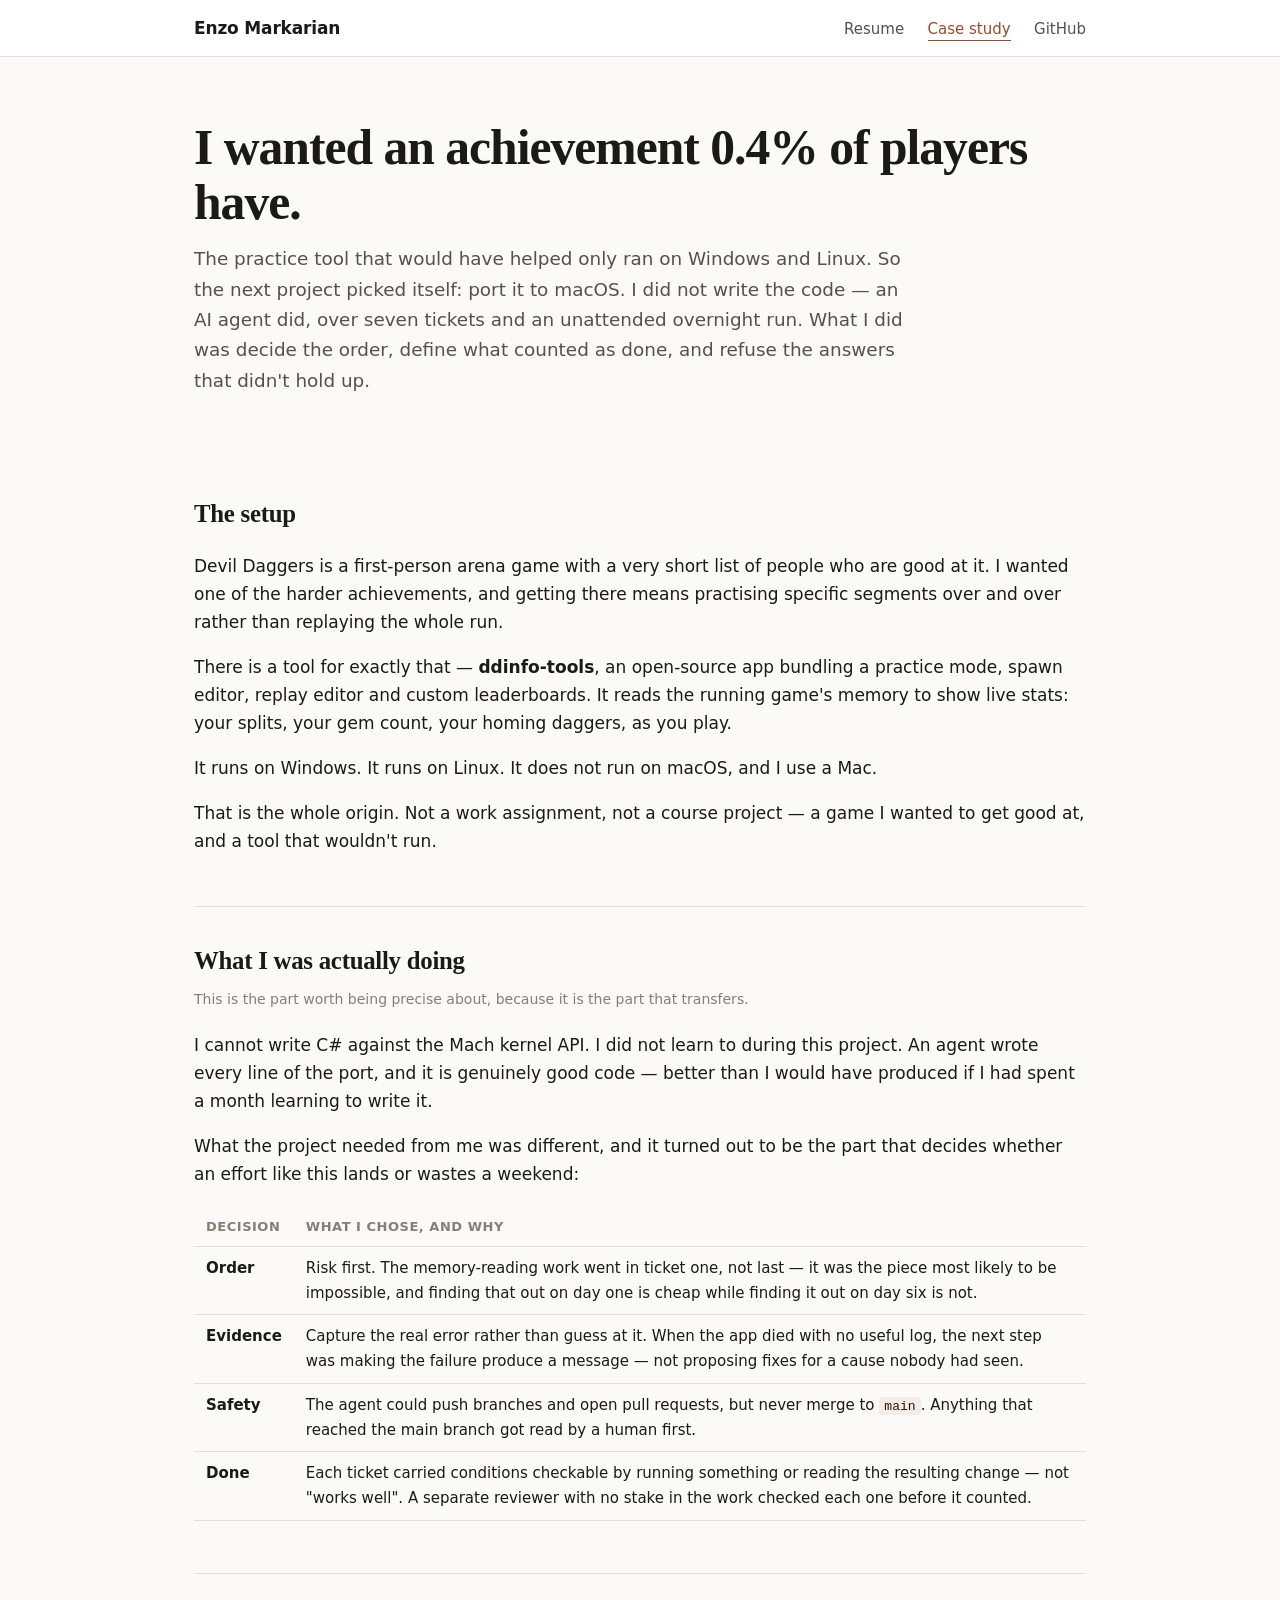
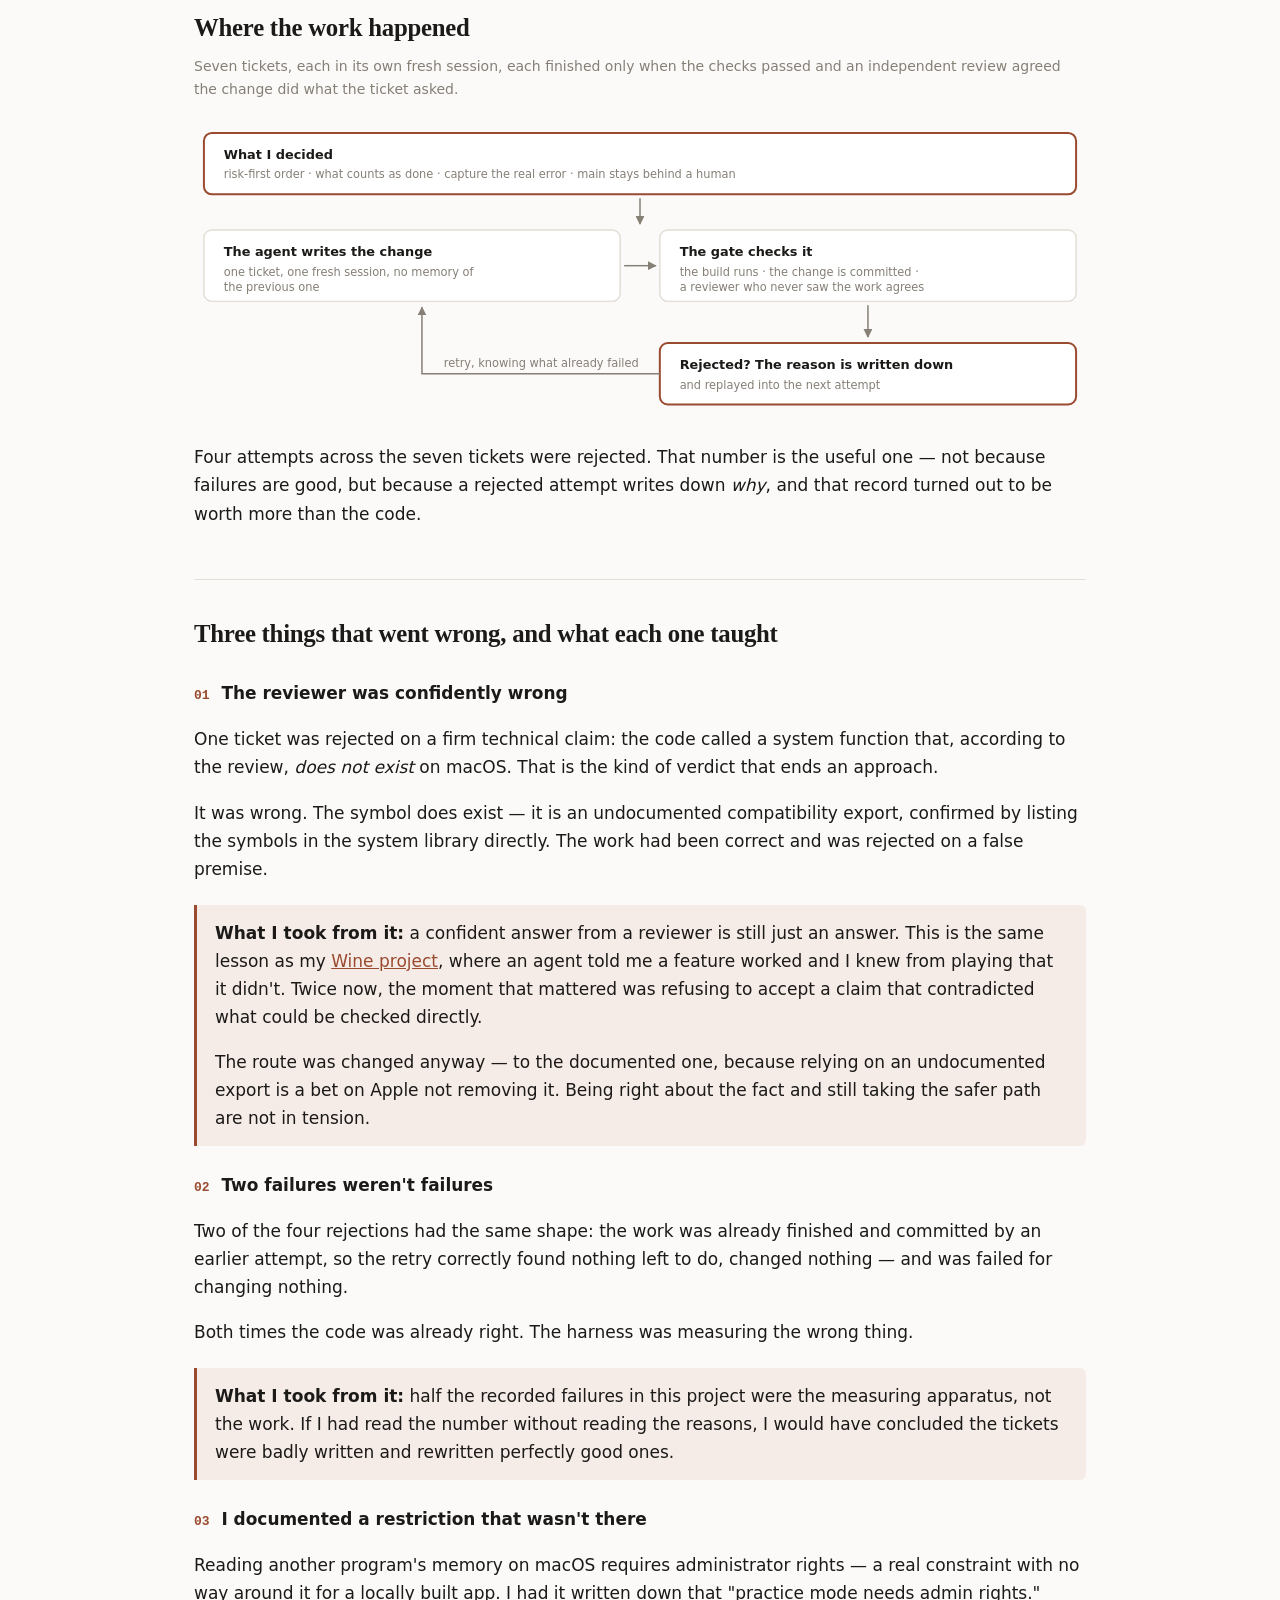
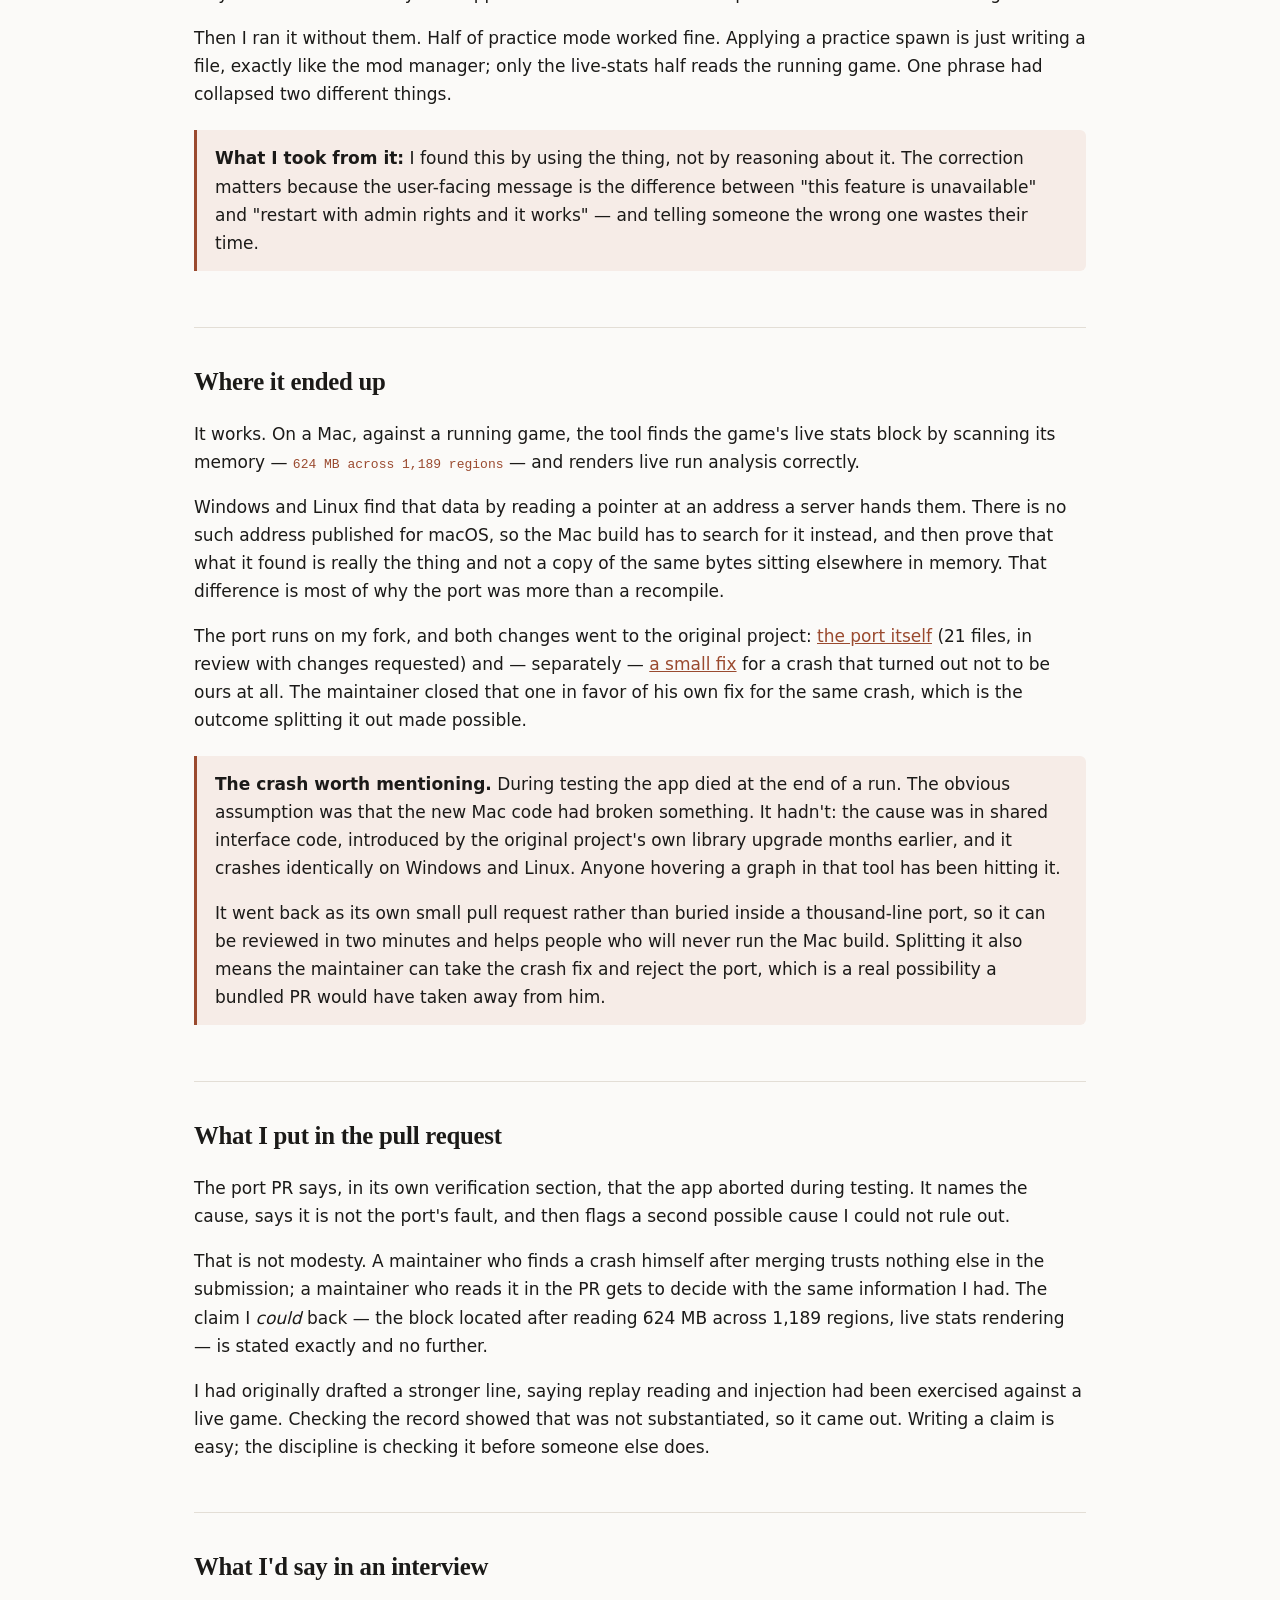
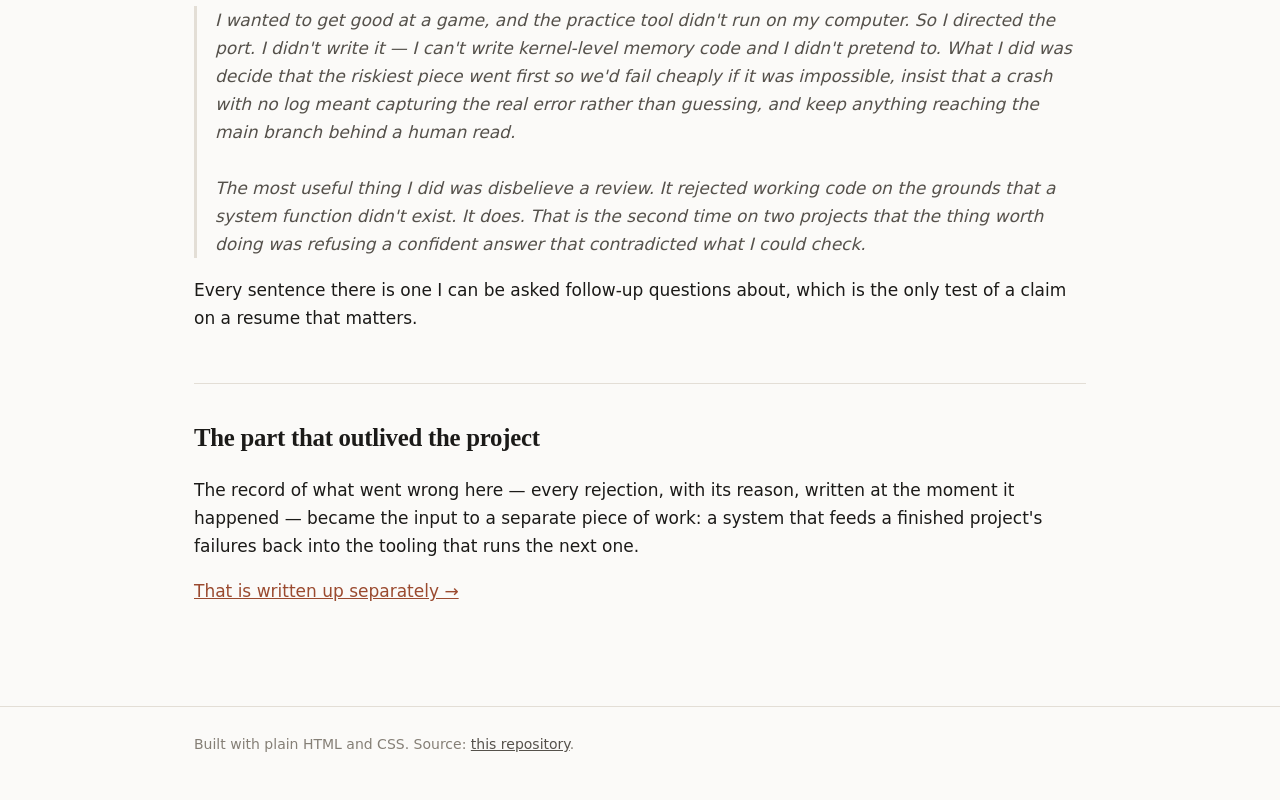
<file: projects/ddinfo-macos-port.html>
<!doctype html>
<html lang="en">
<head>
<meta charset="utf-8">
<meta name="viewport" content="width=device-width, initial-scale=1">
<title>Porting a Windows-only modding tool to macOS — Enzo Markarian</title>
<meta name="description" content="I wanted an achievement 0.4% of players have. The tool that would help only ran on Windows and Linux. A case study in directing an agent through a port I could not have written myself.">
<link rel="stylesheet" href="../style.css">
<link rel="icon" href="data:image/svg+xml,<svg xmlns='http://www.w3.org/2000/svg' viewBox='0 0 100 100'><text y='.9em' font-size='90'>⌘</text></svg>">
<style>
  .lane { fill: var(--surface); stroke: var(--border); stroke-width: 1.5; }
  .lane.mine { stroke: var(--accent); stroke-width: 2; }
  .lane-label { fill: var(--ink); font: 600 13px var(--sans); }
  .lane-sub { fill: var(--ink-faint); font: 11.5px var(--sans); }
  .arrow { stroke: var(--ink-faint); stroke-width: 1.5; fill: none; marker-end: url(#a2); }
  .callout { border-left: 3px solid var(--accent); background: var(--accent-bg);
             padding: 14px 18px; margin: 22px 0; border-radius: 0 6px 6px 0; }
  .callout p:last-child { margin-bottom: 0; }
  .callout p:first-child { margin-top: 0; }
  .num { font-family: var(--mono); font-size: 13px; color: var(--accent); }
  .who td:first-child { white-space: nowrap; }
  blockquote { margin: 18px 0; padding-left: 18px; border-left: 3px solid var(--border);
               color: var(--ink-soft); font-style: italic; }
</style>
</head>
<body>

<header class="site">
  <div class="wrap wide">
    <a class="brand" href="/">Enzo Markarian</a>
    <nav>
      <a href="/">Resume</a>
      <a href="/projects/ddinfo-macos-port.html" aria-current="page">Case study</a>
      <a href="https://github.com/zeno-blade-creator">GitHub</a>
    </nav>
  </div>
</header>

<div class="wrap wide">

  <div class="hero">
    <h1>I wanted an achievement 0.4% of players have.</h1>
    <p class="tagline">
      The practice tool that would have helped only ran on Windows and Linux. So the
      next project picked itself: port it to macOS. I did not write the code — an AI
      agent did, over seven tickets and an unattended overnight run. What I did was
      decide the order, define what counted as done, and refuse the answers that
      didn't hold up.
    </p>
  </div>

  <section>
    <h2>The setup</h2>
    <p>
      Devil Daggers is a first-person arena game with a very short list of people who
      are good at it. I wanted one of the harder achievements, and getting there means
      practising specific segments over and over rather than replaying the whole run.
    </p>
    <p>
      There is a tool for exactly that — <b>ddinfo-tools</b>, an open-source app
      bundling a practice mode, spawn editor, replay editor and custom leaderboards. It
      reads the running game's memory to show live stats: your splits, your gem count,
      your homing daggers, as you play.
    </p>
    <p>
      It runs on Windows. It runs on Linux. It does not run on macOS, and I use a Mac.
    </p>
    <p>
      That is the whole origin. Not a work assignment, not a course project — a game I
      wanted to get good at, and a tool that wouldn't run.
    </p>
  </section>

  <section>
    <h2>What I was actually doing</h2>
    <p class="sub">
      This is the part worth being precise about, because it is the part that transfers.
    </p>
    <p>
      I cannot write C# against the Mach kernel API. I did not learn to during this
      project. An agent wrote every line of the port, and it is genuinely good code —
      better than I would have produced if I had spent a month learning to write it.
    </p>
    <p>
      What the project needed from me was different, and it turned out to be the part
      that decides whether an effort like this lands or wastes a weekend:
    </p>

    <div class="table-scroll">
      <table class="who">
        <thead>
          <tr><th>Decision</th><th>What I chose, and why</th></tr>
        </thead>
        <tbody>
          <tr>
            <td><strong>Order</strong></td>
            <td>Risk first. The memory-reading work went in ticket one, not last —
                it was the piece most likely to be impossible, and finding that out on
                day one is cheap while finding it out on day six is not.</td>
          </tr>
          <tr>
            <td><strong>Evidence</strong></td>
            <td>Capture the real error rather than guess at it. When the app died with
                no useful log, the next step was making the failure produce a message —
                not proposing fixes for a cause nobody had seen.</td>
          </tr>
          <tr>
            <td><strong>Safety</strong></td>
            <td>The agent could push branches and open pull requests, but never merge to
                <code>main</code>. Anything that reached the main branch got read by a
                human first.</td>
          </tr>
          <tr>
            <td><strong>Done</strong></td>
            <td>Each ticket carried conditions checkable by running something or reading
                the resulting change — not "works well". A separate reviewer with no
                stake in the work checked each one before it counted.</td>
          </tr>
        </tbody>
      </table>
    </div>
  </section>

  <section>
    <h2>Where the work happened</h2>
    <p class="sub">
      Seven tickets, each in its own fresh session, each finished only when the checks
      passed and an independent review agreed the change did what the ticket asked.
    </p>

    <svg viewBox="0 0 900 300" width="100%" role="img"
         aria-label="Diagram: the decisions I made sit above the loop that produced the code, which feeds a verification gate that either accepts a ticket or sends it back with the reason.">
      <defs>
        <marker id="a2" viewBox="0 0 10 10" refX="9" refY="5" markerWidth="6"
                markerHeight="6" orient="auto-start-reverse">
          <path d="M 0 0 L 10 5 L 0 10 z" fill="var(--ink-faint)"/>
        </marker>
      </defs>

      <rect class="lane mine" x="10" y="12" width="880" height="62" rx="8"/>
      <text class="lane-label" x="30" y="38">What I decided</text>
      <text class="lane-sub" x="30" y="58">risk-first order · what counts as done · capture the real error · main stays behind a human</text>

      <path class="arrow" d="M 450 78 L 450 104"/>

      <rect class="lane" x="10" y="110" width="420" height="72" rx="8"/>
      <text class="lane-label" x="30" y="136">The agent writes the change</text>
      <text class="lane-sub" x="30" y="156">one ticket, one fresh session, no memory of</text>
      <text class="lane-sub" x="30" y="172">the previous one</text>

      <path class="arrow" d="M 434 146 L 466 146"/>

      <rect class="lane" x="470" y="110" width="420" height="72" rx="8"/>
      <text class="lane-label" x="490" y="136">The gate checks it</text>
      <text class="lane-sub" x="490" y="156">the build runs · the change is committed ·</text>
      <text class="lane-sub" x="490" y="172">a reviewer who never saw the work agrees</text>

      <path class="arrow" d="M 680 186 L 680 218"/>
      <rect class="lane mine" x="470" y="224" width="420" height="62" rx="8"/>
      <text class="lane-label" x="490" y="250">Rejected? The reason is written down</text>
      <text class="lane-sub" x="490" y="270">and replayed into the next attempt</text>

      <path class="arrow" d="M 470 255 L 230 255 L 230 188"/>
      <text class="lane-sub" x="252" y="248">retry, knowing what already failed</text>
    </svg>

    <p>
      Four attempts across the seven tickets were rejected. That number is the useful
      one — not because failures are good, but because a rejected attempt writes down
      <em>why</em>, and that record turned out to be worth more than the code.
    </p>
  </section>

  <section>
    <h2>Three things that went wrong, and what each one taught</h2>

    <h3><span class="num">01</span> &nbsp;The reviewer was confidently wrong</h3>
    <p>
      One ticket was rejected on a firm technical claim: the code called a system
      function that, according to the review, <em>does not exist</em> on macOS. That is
      the kind of verdict that ends an approach.
    </p>
    <p>
      It was wrong. The symbol does exist — it is an undocumented compatibility export,
      confirmed by listing the symbols in the system library directly. The work had been
      correct and was rejected on a false premise.
    </p>
    <div class="callout">
      <p>
        <strong>What I took from it:</strong> a confident answer from a reviewer is
        still just an answer. This is the same lesson as my
        <a href="/projects/peak-on-wine.html">Wine project</a>, where an agent told me a
        feature worked and I knew from playing that it didn't. Twice now, the moment
        that mattered was refusing to accept a claim that contradicted what could be
        checked directly.
      </p>
      <p>
        The route was changed anyway — to the documented one, because relying on an
        undocumented export is a bet on Apple not removing it. Being right about the
        fact and still taking the safer path are not in tension.
      </p>
    </div>

    <h3><span class="num">02</span> &nbsp;Two failures weren't failures</h3>
    <p>
      Two of the four rejections had the same shape: the work was already finished and
      committed by an earlier attempt, so the retry correctly found nothing left to do,
      changed nothing — and was failed for changing nothing.
    </p>
    <p>
      Both times the code was already right. The harness was measuring the wrong thing.
    </p>
    <div class="callout">
      <p>
        <strong>What I took from it:</strong> half the recorded failures in this project
        were the measuring apparatus, not the work. If I had read the number without
        reading the reasons, I would have concluded the tickets were badly written and
        rewritten perfectly good ones.
      </p>
    </div>

    <h3><span class="num">03</span> &nbsp;I documented a restriction that wasn't there</h3>
    <p>
      Reading another program's memory on macOS requires administrator rights — a real
      constraint with no way around it for a locally built app. I had it written down
      that "practice mode needs admin rights."
    </p>
    <p>
      Then I ran it without them. Half of practice mode worked fine. Applying a practice
      spawn is just writing a file, exactly like the mod manager; only the live-stats
      half reads the running game. One phrase had collapsed two different things.
    </p>
    <div class="callout">
      <p>
        <strong>What I took from it:</strong> I found this by using the thing, not by
        reasoning about it. The correction matters because the user-facing message is
        the difference between "this feature is unavailable" and "restart with admin
        rights and it works" — and telling someone the wrong one wastes their time.
      </p>
    </div>
  </section>

  <section>
    <h2>Where it ended up</h2>
    <p>
      It works. On a Mac, against a running game, the tool finds the game's live stats
      block by scanning its memory — <span class="num">624 MB across 1,189 regions</span>
      — and renders live run analysis correctly.
    </p>
    <p>
      Windows and Linux find that data by reading a pointer at an address a server hands
      them. There is no such address published for macOS, so the Mac build has to search
      for it instead, and then prove that what it found is really the thing and not a
      copy of the same bytes sitting elsewhere in memory. That difference is most of why
      the port was more than a recompile.
    </p>
    <p>
      The port runs on my fork, and both changes went to the original project:
      <a href="https://github.com/NoahStolk/ddinfo-tools/pull/159">the port itself</a>
      (21 files, in review with changes requested) and — separately —
      <a href="https://github.com/NoahStolk/ddinfo-tools/pull/158">a small fix</a>
      for a crash that turned out not to be ours at all. The maintainer closed that one
      in favor of his own fix for the same crash, which is the outcome splitting it out
      made possible.
    </p>

    <div class="callout">
      <p>
        <strong>The crash worth mentioning.</strong> During testing the app died at the
        end of a run. The obvious assumption was that the new Mac code had broken
        something. It hadn't: the cause was in shared interface code, introduced by the
        original project's own library upgrade months earlier, and it crashes identically
        on Windows and Linux. Anyone hovering a graph in that tool has been hitting it.
      </p>
      <p>
        It went back as its own small pull request rather than buried inside a
        thousand-line port, so it can be reviewed in two minutes and helps people who will
        never run the Mac build. Splitting it also means the maintainer can take the crash
        fix and reject the port, which is a real possibility a bundled PR would have taken
        away from him.
      </p>
    </div>
  </section>

  <section>
    <h2>What I put in the pull request</h2>
    <p>
      The port PR says, in its own verification section, that the app aborted during
      testing. It names the cause, says it is not the port's fault, and then flags a second
      possible cause I could not rule out.
    </p>
    <p>
      That is not modesty. A maintainer who finds a crash himself after merging trusts
      nothing else in the submission; a maintainer who reads it in the PR gets to decide
      with the same information I had. The claim I <em>could</em> back — the block located
      after reading 624 MB across 1,189 regions, live stats rendering — is stated exactly
      and no further.
    </p>
    <p>
      I had originally drafted a stronger line, saying replay reading and injection had
      been exercised against a live game. Checking the record showed that was not
      substantiated, so it came out. Writing a claim is easy; the discipline is checking
      it before someone else does.
    </p>
  </section>

  <section>
    <h2>What I'd say in an interview</h2>
    <blockquote>
      I wanted to get good at a game, and the practice tool didn't run on my computer.
      So I directed the port. I didn't write it — I can't write kernel-level memory code
      and I didn't pretend to. What I did was decide that the riskiest piece went first
      so we'd fail cheaply if it was impossible, insist that a crash with no log meant
      capturing the real error rather than guessing, and keep anything reaching the main
      branch behind a human read.
      <br><br>
      The most useful thing I did was disbelieve a review. It rejected working code on
      the grounds that a system function didn't exist. It does. That is the second time
      on two projects that the thing worth doing was refusing a confident answer that
      contradicted what I could check.
    </blockquote>
    <p>
      Every sentence there is one I can be asked follow-up questions about, which is the
      only test of a claim on a resume that matters.
    </p>
  </section>

  <section>
    <h2>The part that outlived the project</h2>
    <p>
      The record of what went wrong here — every rejection, with its reason, written at
      the moment it happened — became the input to a separate piece of work: a system
      that feeds a finished project's failures back into the tooling that runs the next
      one.
    </p>
    <p>
      <a href="/projects/ai-workflow.html">That is written up separately →</a>
    </p>
  </section>

</div>

<footer class="site">
  <div class="wrap wide">
    Built with plain HTML and CSS. Source:
    <a href="https://github.com/zeno-blade-creator/zeno-blade-creator.github.io">this repository</a>.
  </div>
</footer>

</body>
</html>
</file>
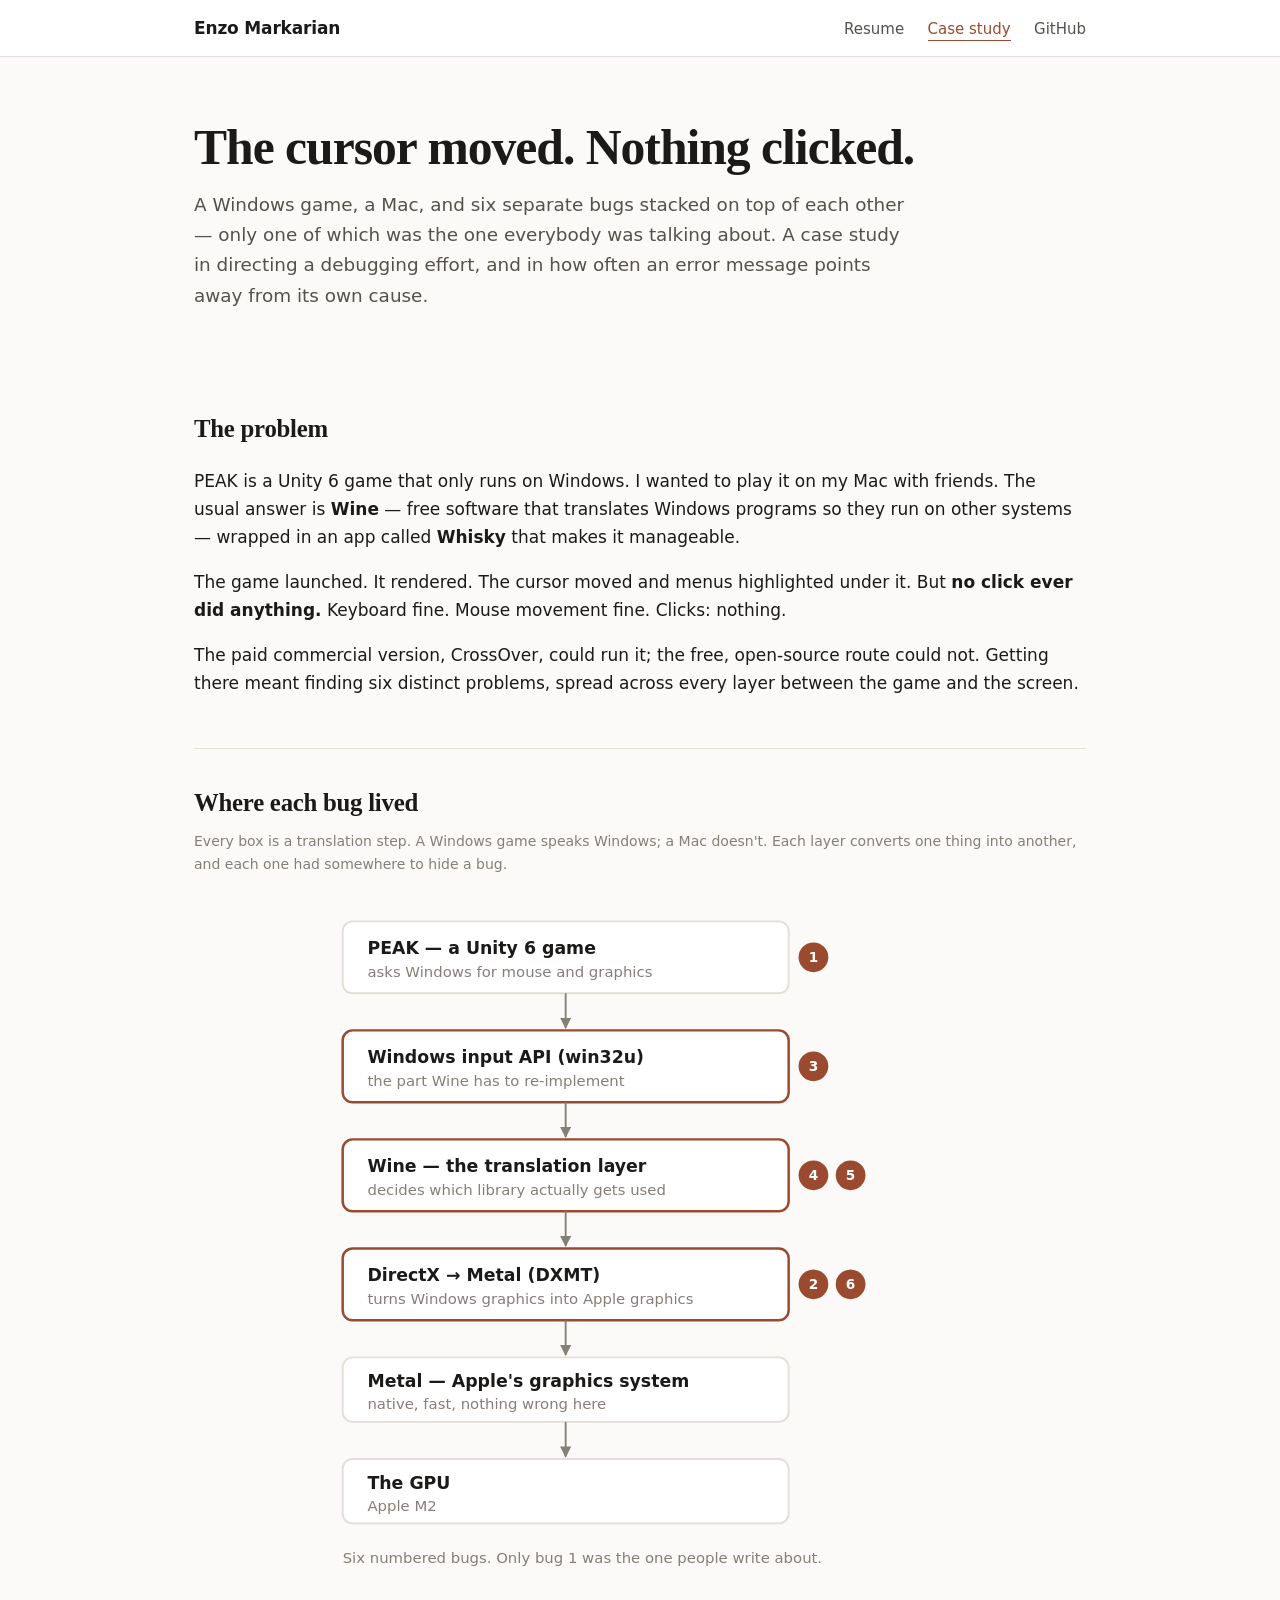
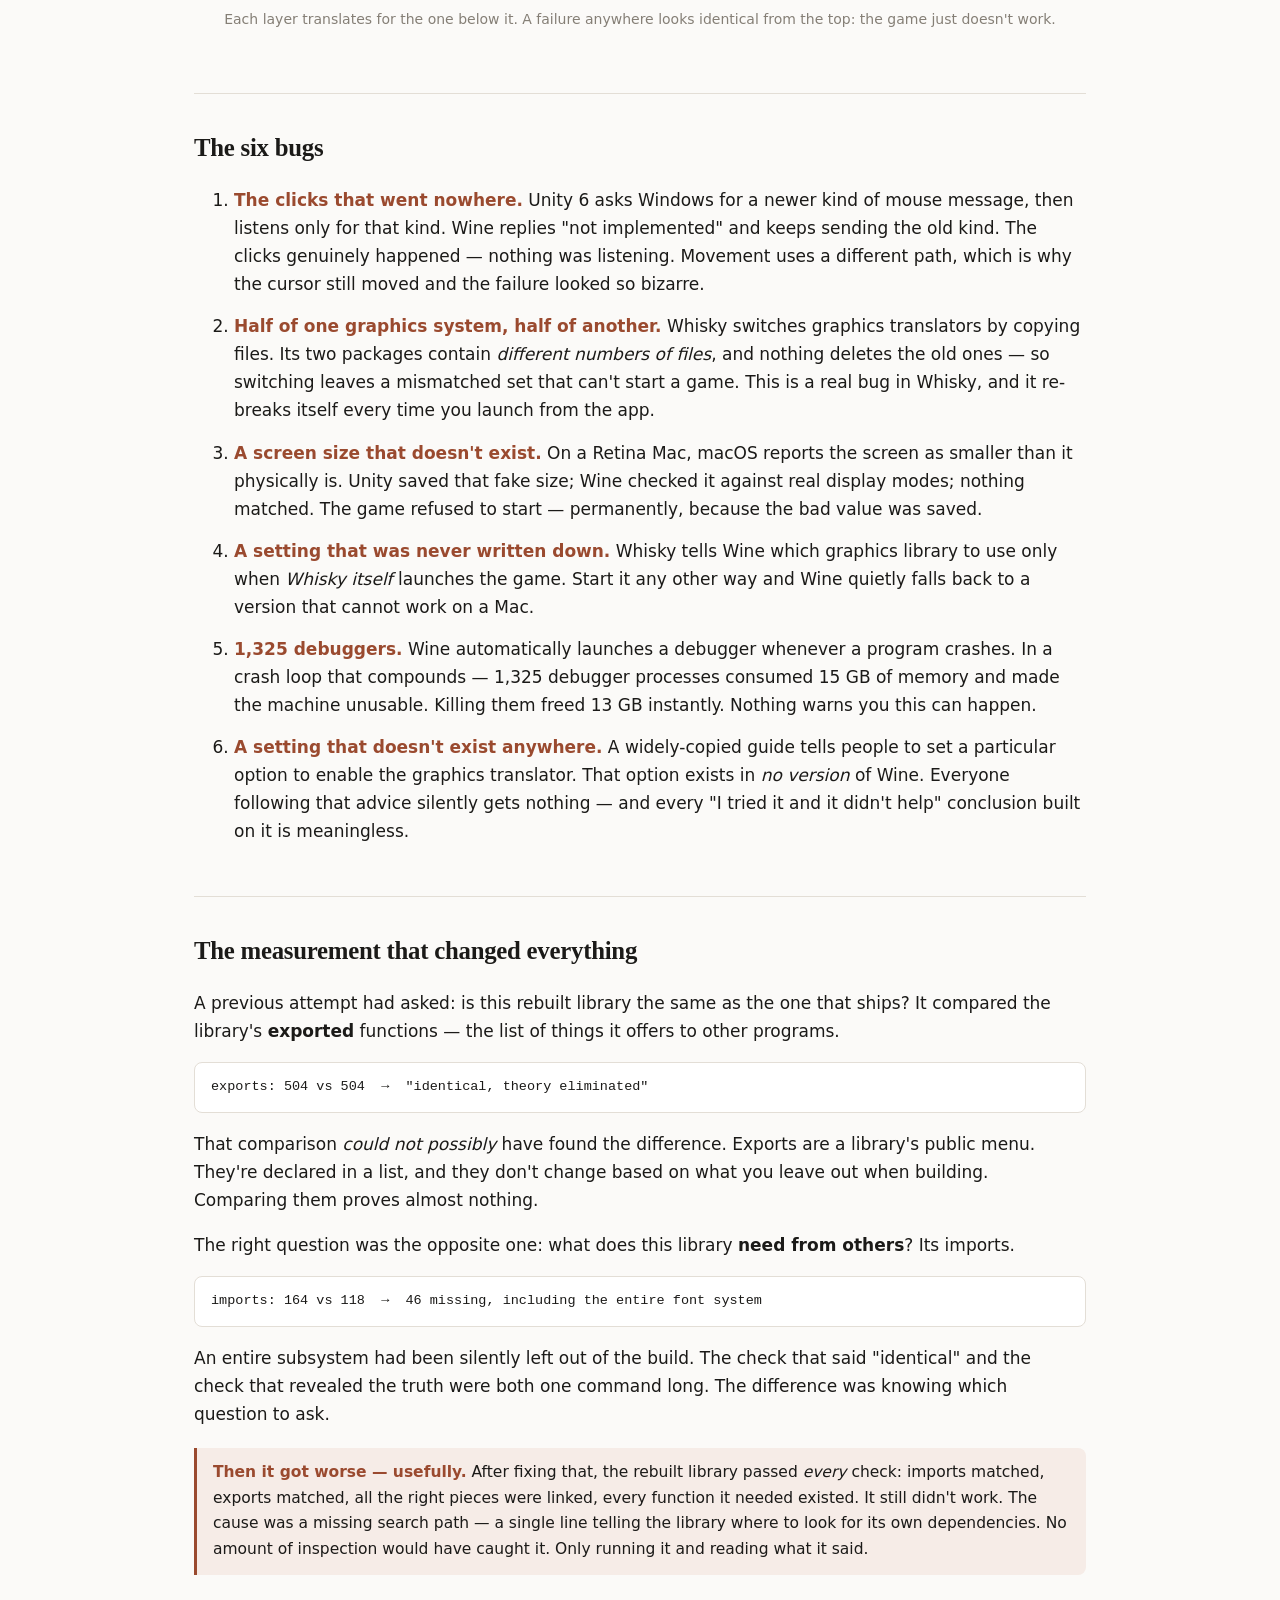
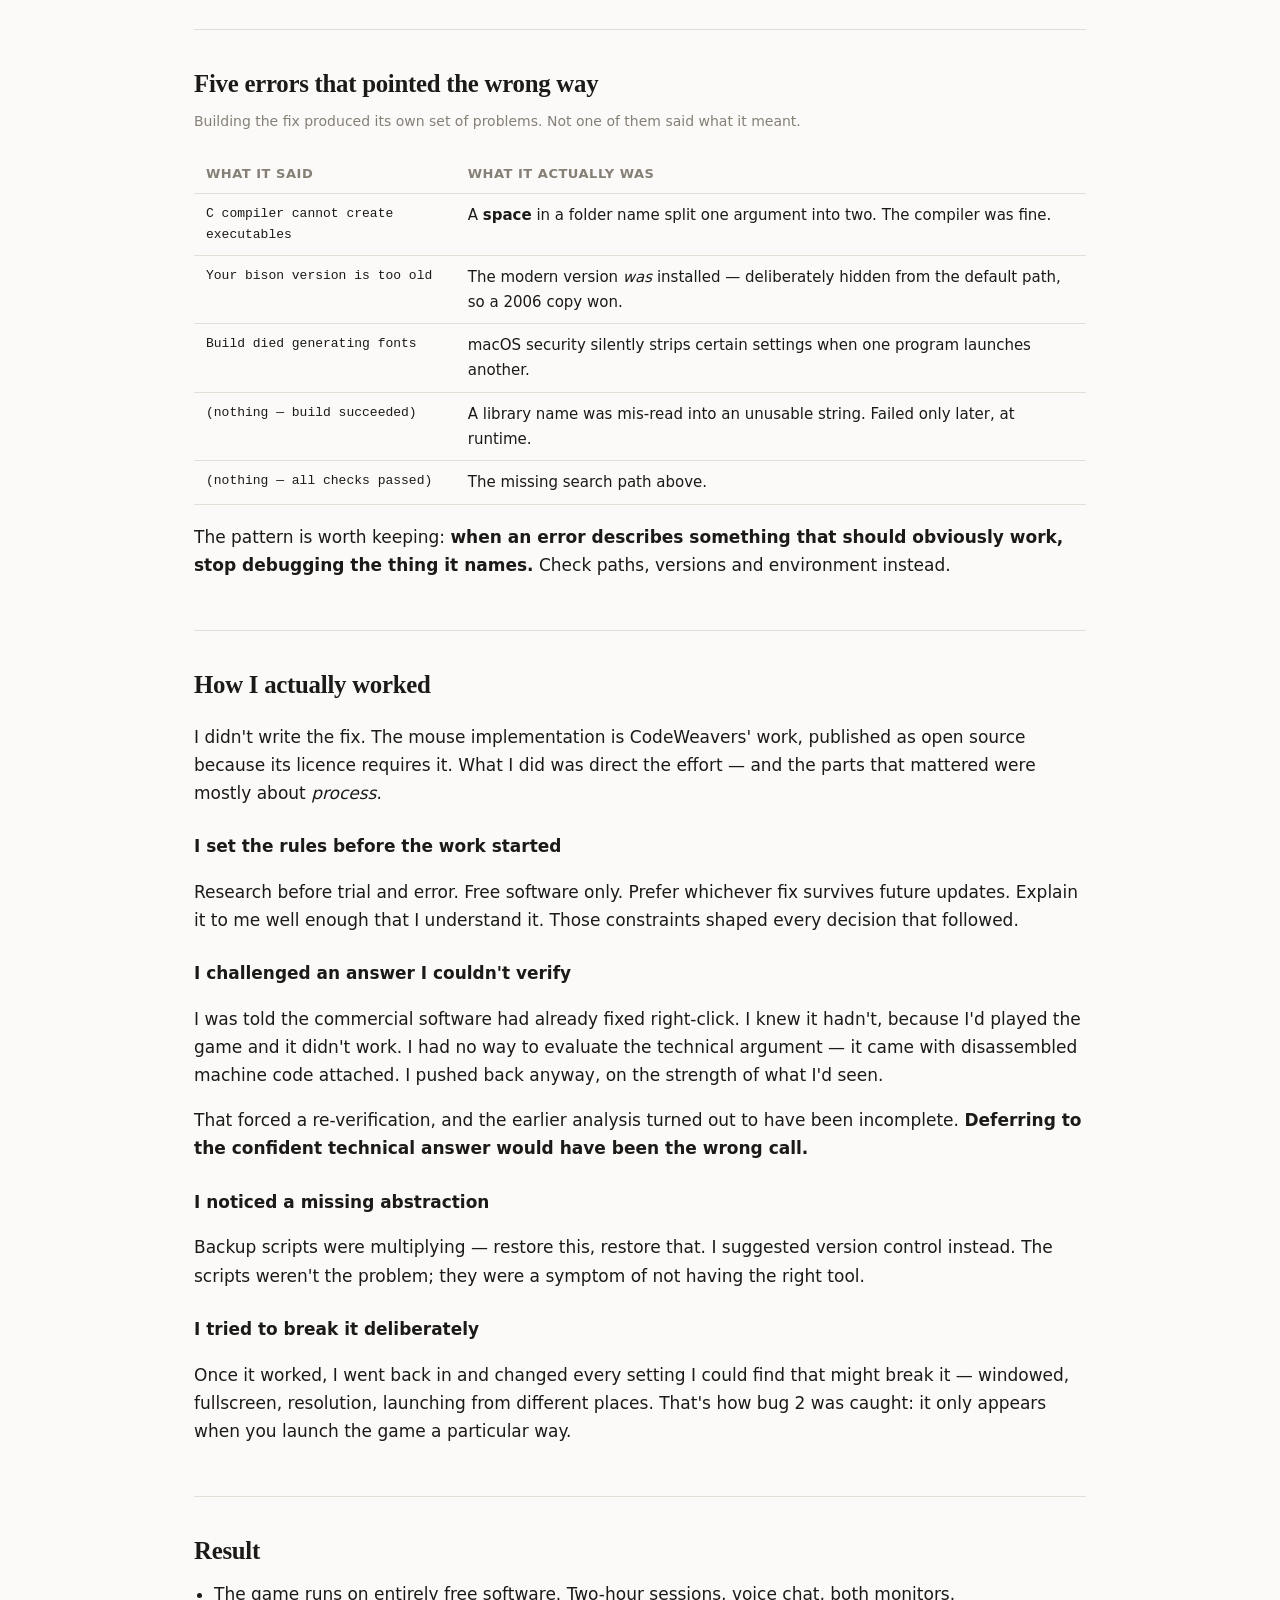
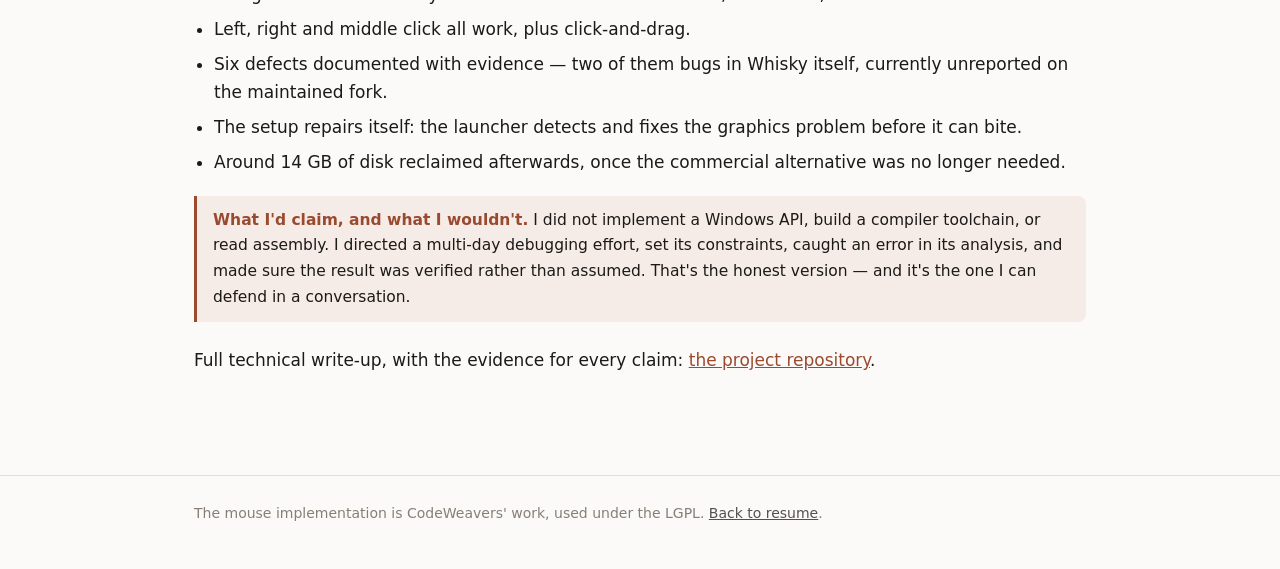
<file: projects/peak-on-wine.html>
<!doctype html>
<html lang="en">
<head>
<meta charset="utf-8">
<meta name="viewport" content="width=device-width, initial-scale=1">
<title>Running a Unity 6 game on free Wine — Enzo Markarian</title>
<meta name="description" content="How six bugs across five layers stopped a Windows game from working on a Mac, and what it took to find each one.">
<link rel="stylesheet" href="../style.css">
<link rel="icon" href="data:image/svg+xml,<svg xmlns='http://www.w3.org/2000/svg' viewBox='0 0 100 100'><text y='.9em' font-size='90'>⌘</text></svg>">
<style>
  .stack-box { fill: var(--surface); stroke: var(--border); stroke-width: 1.5; }
  .stack-box.hit { stroke: var(--accent); stroke-width: 2; }
  .stack-label { fill: var(--ink); font: 600 14px var(--sans); }
  .stack-sub { fill: var(--ink-faint); font: 12px var(--sans); }
  .bugdot { fill: var(--accent); }
  .bugnum { fill: #fff; font: 700 11px var(--sans); text-anchor: middle; }
  .flow { stroke: var(--ink-faint); stroke-width: 1.5; fill: none; marker-end: url(#arw); }
  .bug-list li { margin-bottom: 14px; }
  .bug-list b { color: var(--accent); }
  .verdict { font-family: var(--mono); font-size: 13px; }
  .yes { color: var(--good); } .no { color: var(--accent); }
</style>
</head>
<body>

<header class="site">
  <div class="wrap wide">
    <a class="brand" href="/">Enzo Markarian</a>
    <nav>
      <a href="/">Resume</a>
      <a href="/projects/peak-on-wine.html" aria-current="page">Case study</a>
      <a href="https://github.com/zeno-blade-creator">GitHub</a>
    </nav>
  </div>
</header>

<div class="wrap wide">

  <div class="hero">
    <h1>The cursor moved. Nothing clicked.</h1>
    <p class="tagline">
      A Windows game, a Mac, and six separate bugs stacked on top of each other —
      only one of which was the one everybody was talking about. A case study in
      directing a debugging effort, and in how often an error message points away
      from its own cause.
    </p>
  </div>

  <section>
    <h2>The problem</h2>
    <p>
      PEAK is a Unity 6 game that only runs on Windows. I wanted to play it on my Mac
      with friends. The usual answer is <b>Wine</b> — free software that translates
      Windows programs so they run on other systems — wrapped in an app called
      <b>Whisky</b> that makes it manageable.
    </p>
    <p>
      The game launched. It rendered. The cursor moved and menus highlighted under it.
      But <strong>no click ever did anything.</strong> Keyboard fine. Mouse movement
      fine. Clicks: nothing.
    </p>
    <p>
      The paid commercial version, CrossOver, could run it; the free, open-source route could not. Getting there meant
      finding six distinct problems, spread across every layer between the game and the
      screen.
    </p>
  </section>

  <section>
    <h2>Where each bug lived</h2>
    <p class="sub">
      Every box is a translation step. A Windows game speaks Windows; a Mac doesn't.
      Each layer converts one thing into another, and each one had somewhere to hide a bug.
    </p>

    <figure>
      <svg viewBox="0 0 720 560" role="img" aria-labeledby="stacktitle">
        <title id="stacktitle">The layer stack from game to GPU, with six bug locations marked</title>
        <defs>
          <marker id="arw" viewBox="0 0 10 10" refX="9" refY="5" markerWidth="6" markerHeight="6" orient="auto-start-reverse">
            <path d="M 0 0 L 10 5 L 0 10 z" fill="var(--ink-faint)"/>
          </marker>
        </defs>

        <!-- layer 1 -->
        <rect class="stack-box" x="120" y="14" width="360" height="58" rx="8"/>
        <text class="stack-label" x="140" y="40">PEAK — a Unity 6 game</text>
        <text class="stack-sub" x="140" y="59">asks Windows for mouse and graphics</text>
        <circle class="bugdot" cx="500" cy="43" r="12"/><text class="bugnum" x="500" y="47">1</text>

        <path class="flow" d="M300 72 L300 100"/>

        <!-- layer 2 -->
        <rect class="stack-box hit" x="120" y="102" width="360" height="58" rx="8"/>
        <text class="stack-label" x="140" y="128">Windows input API (win32u)</text>
        <text class="stack-sub" x="140" y="147">the part Wine has to re-implement</text>
        <circle class="bugdot" cx="500" cy="131" r="12"/><text class="bugnum" x="500" y="135">3</text>

        <path class="flow" d="M300 160 L300 188"/>

        <!-- layer 3 -->
        <rect class="stack-box hit" x="120" y="190" width="360" height="58" rx="8"/>
        <text class="stack-label" x="140" y="216">Wine — the translation layer</text>
        <text class="stack-sub" x="140" y="235">decides which library actually gets used</text>
        <circle class="bugdot" cx="500" cy="219" r="12"/><text class="bugnum" x="500" y="223">4</text>
        <circle class="bugdot" cx="530" cy="219" r="12"/><text class="bugnum" x="530" y="223">5</text>

        <path class="flow" d="M300 248 L300 276"/>

        <!-- layer 4 -->
        <rect class="stack-box hit" x="120" y="278" width="360" height="58" rx="8"/>
        <text class="stack-label" x="140" y="304">DirectX → Metal (DXMT)</text>
        <text class="stack-sub" x="140" y="323">turns Windows graphics into Apple graphics</text>
        <circle class="bugdot" cx="500" cy="307" r="12"/><text class="bugnum" x="500" y="311">2</text>
        <circle class="bugdot" cx="530" cy="307" r="12"/><text class="bugnum" x="530" y="311">6</text>

        <path class="flow" d="M300 336 L300 364"/>

        <!-- layer 5 -->
        <rect class="stack-box" x="120" y="366" width="360" height="52" rx="8"/>
        <text class="stack-label" x="140" y="390">Metal — Apple's graphics system</text>
        <text class="stack-sub" x="140" y="408">native, fast, nothing wrong here</text>

        <path class="flow" d="M300 418 L300 446"/>

        <!-- layer 6 -->
        <rect class="stack-box" x="120" y="448" width="360" height="52" rx="8"/>
        <text class="stack-label" x="140" y="472">The GPU</text>
        <text class="stack-sub" x="140" y="490">Apple M2</text>

        <text class="stack-sub" x="120" y="532">Six numbered bugs. Only bug 1 was the one people write about.</text>
      </svg>
      <figcaption>Each layer translates for the one below it. A failure anywhere looks identical from the top: the game just doesn't work.</figcaption>
    </figure>
  </section>

  <section>
    <h2>The six bugs</h2>
    <ol class="bug-list">
      <li>
        <b>The clicks that went nowhere.</b> Unity 6 asks Windows for a newer kind of
        mouse message, then listens only for that kind. Wine replies "not implemented"
        and keeps sending the old kind. The clicks genuinely happened — nothing was
        listening. Movement uses a different path, which is why the cursor still moved
        and the failure looked so bizarre.
      </li>
      <li>
        <b>Half of one graphics system, half of another.</b> Whisky switches graphics
        translators by copying files. Its two packages contain <em>different numbers of
        files</em>, and nothing deletes the old ones — so switching leaves a mismatched
        set that can't start a game. This is a real bug in Whisky, and it re-breaks
        itself every time you launch from the app.
      </li>
      <li>
        <b>A screen size that doesn't exist.</b> On a Retina Mac, macOS reports the
        screen as smaller than it physically is. Unity saved that fake size; Wine checked
        it against real display modes; nothing matched. The game refused to start —
        permanently, because the bad value was saved.
      </li>
      <li>
        <b>A setting that was never written down.</b> Whisky tells Wine which graphics
        library to use only when <em>Whisky itself</em> launches the game. Start it any
        other way and Wine quietly falls back to a version that cannot work on a Mac.
      </li>
      <li>
        <b>1,325 debuggers.</b> Wine automatically launches a debugger whenever a program
        crashes. In a crash loop that compounds — 1,325 debugger processes consumed 15 GB
        of memory and made the machine unusable. Killing them freed 13 GB instantly.
        Nothing warns you this can happen.
      </li>
      <li>
        <b>A setting that doesn't exist anywhere.</b> A widely-copied guide tells people
        to set a particular option to enable the graphics translator. That option exists
        in <em>no version</em> of Wine. Everyone following that advice silently gets
        nothing — and every "I tried it and it didn't help" conclusion built on it is
        meaningless.
      </li>
    </ol>
  </section>

  <section>
    <h2>The measurement that changed everything</h2>
    <p>
      A previous attempt had asked: is this rebuilt library the same as the one that
      ships? It compared the library's <strong>exported</strong> functions — the list of
      things it offers to other programs.
    </p>

    <pre><code>exports: 504 vs 504  →  "identical, theory eliminated"</code></pre>

    <p>
      That comparison <em>could not possibly</em> have found the difference. Exports are
      a library's public menu. They're declared in a list, and they don't change based on
      what you leave out when building. Comparing them proves almost nothing.
    </p>
    <p>
      The right question was the opposite one: what does this library <strong>need from
      others</strong>? Its imports.
    </p>

    <pre><code>imports: 164 vs 118  →  46 missing, including the entire font system</code></pre>

    <p>
      An entire subsystem had been silently left out of the build. The check that said
      "identical" and the check that revealed the truth were both one command long. The
      difference was knowing which question to ask.
    </p>

    <div class="note">
      <strong>Then it got worse — usefully.</strong> After fixing that, the rebuilt
      library passed <em>every</em> check: imports matched, exports matched, all the right
      pieces were linked, every function it needed existed. It still didn't work. The
      cause was a missing search path — a single line telling the library where to look
      for its own dependencies. No amount of inspection would have caught it. Only running
      it and reading what it said.
    </div>
  </section>

  <section>
    <h2>Five errors that pointed the wrong way</h2>
    <p class="sub">Building the fix produced its own set of problems. Not one of them said what it meant.</p>
    <div class="table-scroll">
      <table>
        <thead><tr><th>What it said</th><th>What it actually was</th></tr></thead>
        <tbody>
          <tr><td class="verdict">C compiler cannot create executables</td><td>A <strong>space</strong> in a folder name split one argument into two. The compiler was fine.</td></tr>
          <tr><td class="verdict">Your bison version is too old</td><td>The modern version <em>was</em> installed — deliberately hidden from the default path, so a 2006 copy won.</td></tr>
          <tr><td class="verdict">Build died generating fonts</td><td>macOS security silently strips certain settings when one program launches another.</td></tr>
          <tr><td class="verdict">(nothing — build succeeded)</td><td>A library name was mis-read into an unusable string. Failed only later, at runtime.</td></tr>
          <tr><td class="verdict">(nothing — all checks passed)</td><td>The missing search path above.</td></tr>
        </tbody>
      </table>
    </div>
    <p>
      The pattern is worth keeping: <strong>when an error describes something that should
      obviously work, stop debugging the thing it names.</strong> Check paths, versions and
      environment instead.
    </p>
  </section>

  <section>
    <h2>How I actually worked</h2>
    <p>
      I didn't write the fix. The mouse implementation is CodeWeavers' work, published
      as open source because its licence requires it. What I did was direct the effort —
      and the parts that mattered were mostly about <em>process</em>.
    </p>

    <h3>I set the rules before the work started</h3>
    <p>
      Research before trial and error. Free software only. Prefer whichever fix survives
      future updates. Explain it to me well enough that I understand it. Those constraints
      shaped every decision that followed.
    </p>

    <h3>I challenged an answer I couldn't verify</h3>
    <p>
      I was told the commercial software had already fixed right-click. I knew it hadn't,
      because I'd played the game and it didn't work. I had no way to evaluate the
      technical argument — it came with disassembled machine code attached. I pushed back
      anyway, on the strength of what I'd seen.
    </p>
    <p>
      That forced a re-verification, and the earlier analysis turned out to have been
      incomplete. <strong>Deferring to the confident technical answer would have been the
      wrong call.</strong>
    </p>

    <h3>I noticed a missing abstraction</h3>
    <p>
      Backup scripts were multiplying — restore this, restore that. I suggested version
      control instead. The scripts weren't the problem; they were a symptom of not having
      the right tool.
    </p>

    <h3>I tried to break it deliberately</h3>
    <p>
      Once it worked, I went back in and changed every setting I could find that might
      break it — windowed, fullscreen, resolution, launching from different places. That's
      how bug 2 was caught: it only appears when you launch the game a particular way.
    </p>
  </section>

  <section>
    <h2>Result</h2>
    <ul>
      <li>The game runs on entirely free software. Two-hour sessions, voice chat, both monitors.</li>
      <li>Left, right and middle click all work, plus click-and-drag.</li>
      <li>Six defects documented with evidence — two of them bugs in Whisky itself, currently unreported on the maintained fork.</li>
      <li>The setup repairs itself: the launcher detects and fixes the graphics problem before it can bite.</li>
      <li>Around 14 GB of disk reclaimed afterwards, once the commercial alternative was no longer needed.</li>
    </ul>

    <div class="note">
      <strong>What I'd claim, and what I wouldn't.</strong> I did not implement a Windows
      API, build a compiler toolchain, or read assembly. I directed a multi-day debugging
      effort, set its constraints, caught an error in its analysis, and made sure the
      result was verified rather than assumed. That's the honest version — and it's the
      one I can defend in a conversation.
    </div>

    <p style="margin-top:24px">
      Full technical write-up, with the evidence for every claim:
      <a href="https://github.com/zeno-blade-creator/whisky-unity-mouse-fix">the project repository</a>.
    </p>
  </section>

</div>

<footer class="site">
  <div class="wrap wide">
    The mouse implementation is CodeWeavers' work, used under the LGPL.
    <a href="/">Back to resume</a>.
  </div>
</footer>

</body>
</html>
</file>
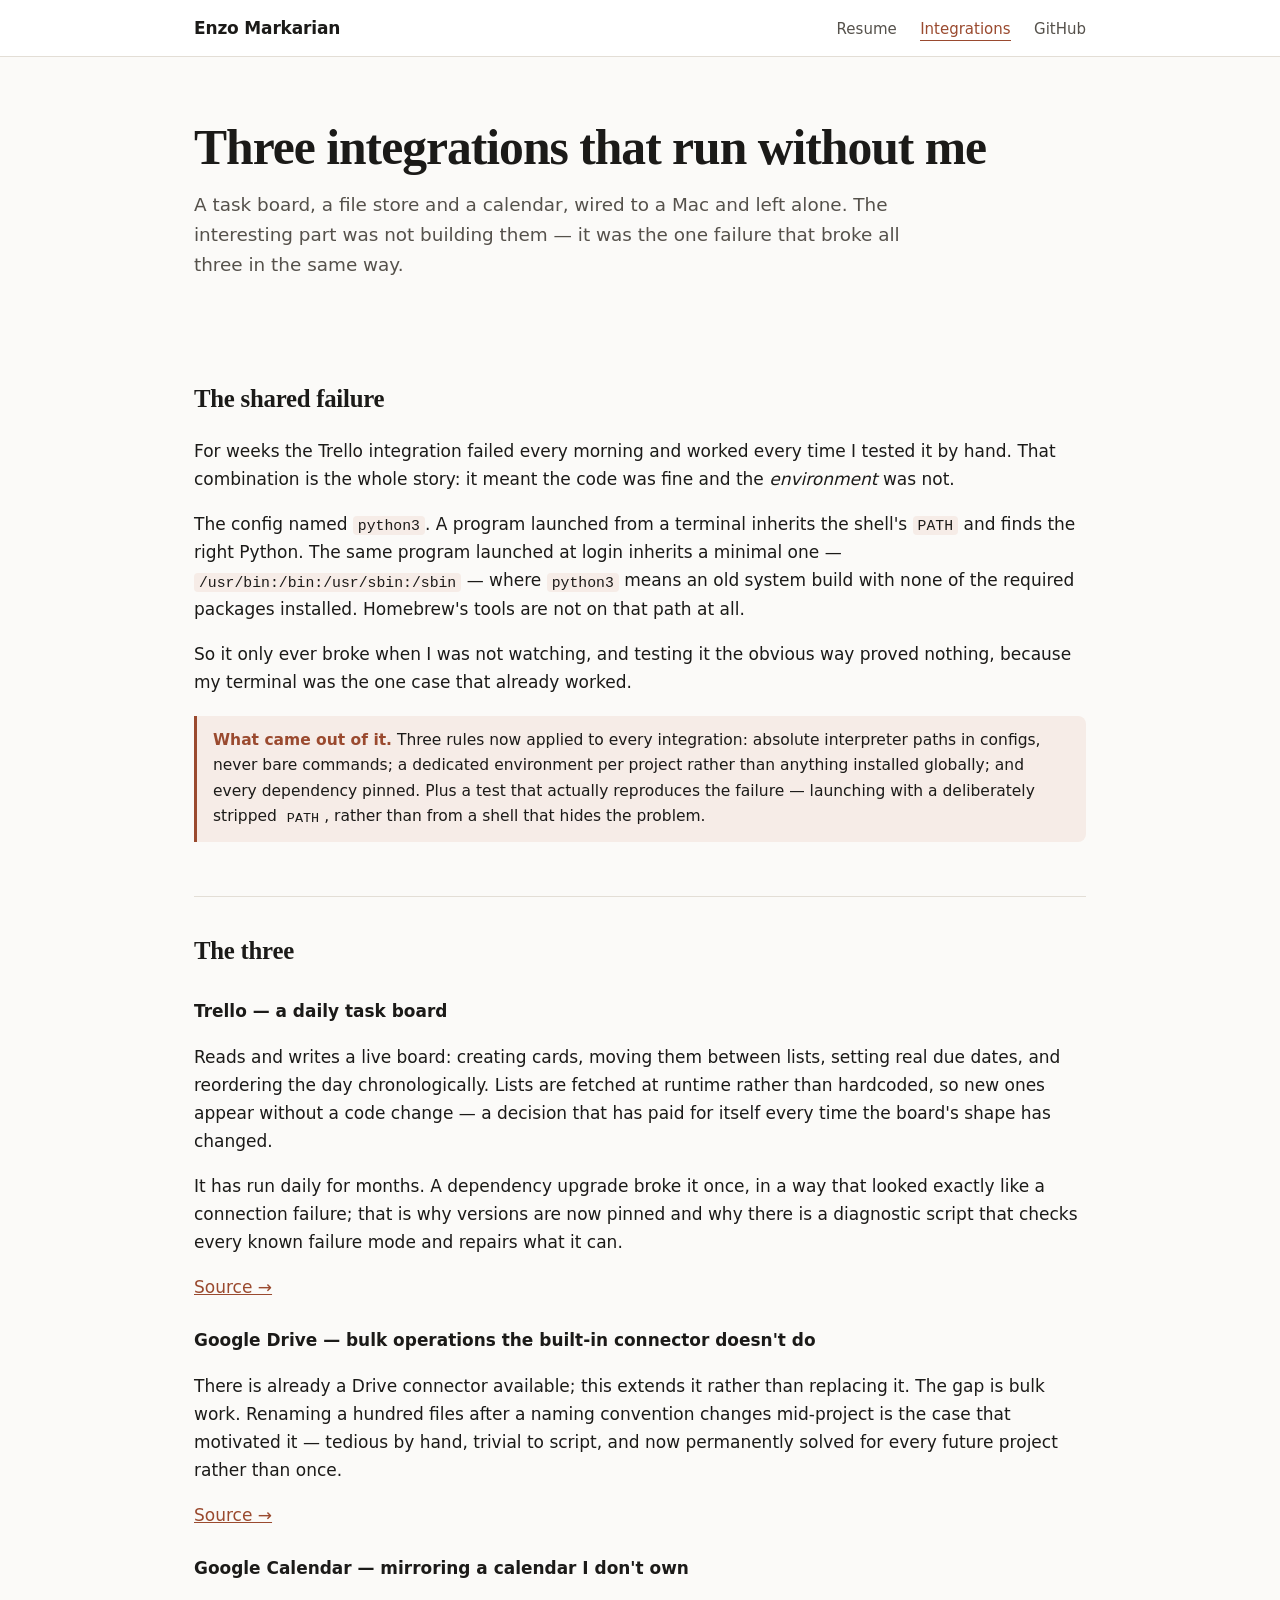
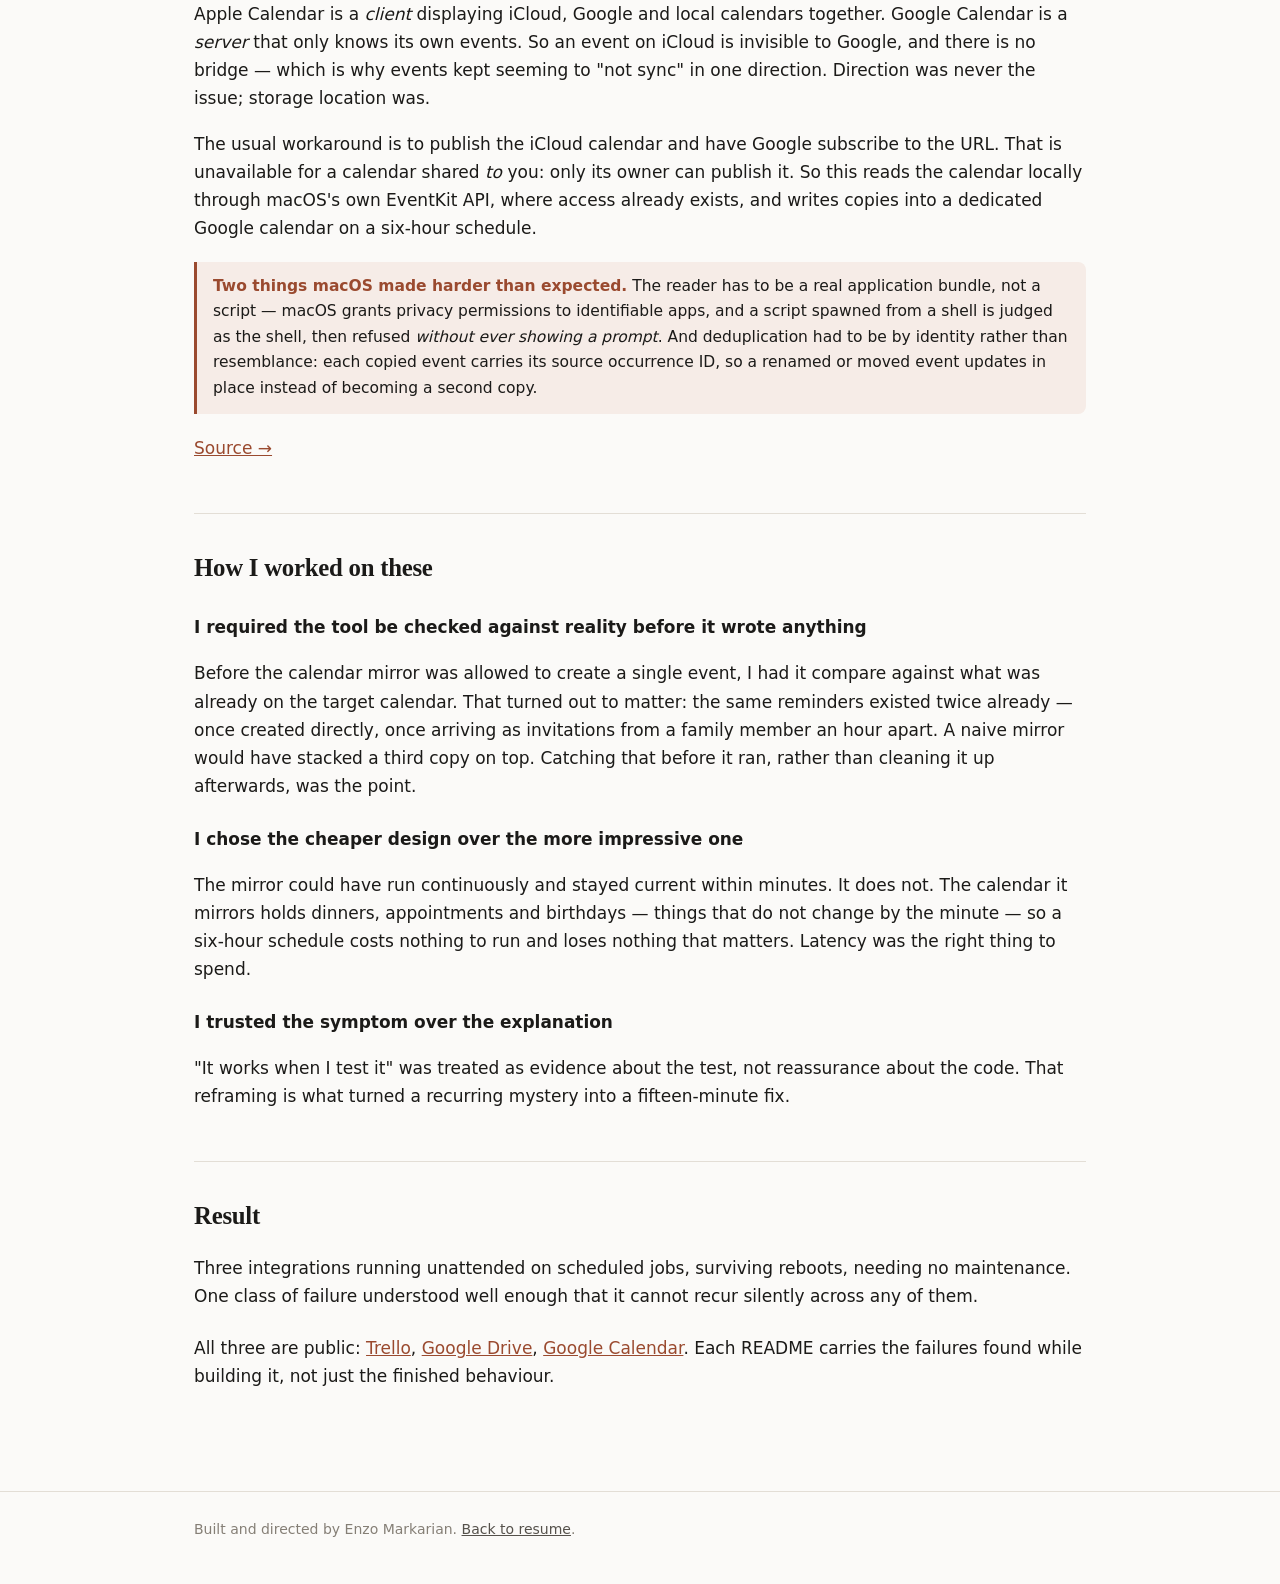
<file: projects/personal-integrations.html>
<!doctype html>
<html lang="en">
<head>
<meta charset="utf-8">
<meta name="viewport" content="width=device-width, initial-scale=1">
<title>Three integrations that run without me — Enzo Markarian</title>
<meta name="description" content="Trello, Google Drive and Google Calendar integrations running unattended on a Mac — and the environment-level failure that broke all three the same way.">
<link rel="stylesheet" href="../style.css">
<link rel="icon" href="data:image/svg+xml,<svg xmlns='http://www.w3.org/2000/svg' viewBox='0 0 100 100'><text y='.9em' font-size='90'>⌘</text></svg>">
</head>
<body>

<header class="site">
  <div class="wrap wide">
    <a class="brand" href="/">Enzo Markarian</a>
    <nav>
      <a href="/">Resume</a>
      <a href="/projects/personal-integrations.html" aria-current="page">Integrations</a>
      <a href="https://github.com/zeno-blade-creator">GitHub</a>
    </nav>
  </div>
</header>

<div class="wrap wide">

  <div class="hero">
    <h1>Three integrations that run without me</h1>
    <p class="tagline">
      A task board, a file store and a calendar, wired to a Mac and left alone.
      The interesting part was not building them — it was the one failure that
      broke all three in the same way.
    </p>
  </div>

  <section>
    <h2>The shared failure</h2>
    <p>
      For weeks the Trello integration failed every morning and worked every time I
      tested it by hand. That combination is the whole story: it meant the code was
      fine and the <em>environment</em> was not.
    </p>
    <p>
      The config named <code>python3</code>. A program launched from a terminal
      inherits the shell's <code>PATH</code> and finds the right Python. The same
      program launched at login inherits a minimal one —
      <code>/usr/bin:/bin:/usr/sbin:/sbin</code> — where <code>python3</code> means
      an old system build with none of the required packages installed. Homebrew's
      tools are not on that path at all.
    </p>
    <p>
      So it only ever broke when I was not watching, and testing it the obvious way
      proved nothing, because my terminal was the one case that already worked.
    </p>

    <div class="note">
      <strong>What came out of it.</strong> Three rules now applied to every
      integration: absolute interpreter paths in configs, never bare commands; a
      dedicated environment per project rather than anything installed globally; and
      every dependency pinned. Plus a test that actually reproduces the failure —
      launching with a deliberately stripped <code>PATH</code>, rather than from a
      shell that hides the problem.
    </div>
  </section>

  <section>
    <h2>The three</h2>

    <h3>Trello — a daily task board</h3>
    <p>
      Reads and writes a live board: creating cards, moving them between lists,
      setting real due dates, and reordering the day chronologically. Lists are
      fetched at runtime rather than hardcoded, so new ones appear without a code
      change — a decision that has paid for itself every time the board's shape has
      changed.
    </p>
    <p>
      It has run daily for months. A dependency upgrade broke it once, in a way that
      looked exactly like a connection failure; that is why versions are now pinned
      and why there is a diagnostic script that checks every known failure mode and
      repairs what it can.
    </p>
    <p><a href="https://github.com/zeno-blade-creator/trello-mcp-server">Source →</a></p>

    <h3>Google Drive — bulk operations the built-in connector doesn't do</h3>
    <p>
      There is already a Drive connector available; this extends it rather than
      replacing it. The gap is bulk work. Renaming a hundred files after a naming
      convention changes mid-project is the case that motivated it — tedious by
      hand, trivial to script, and now permanently solved for every future project
      rather than once.
    </p>
    <p><a href="https://github.com/zeno-blade-creator/google-drive-mcp-server">Source →</a></p>

    <h3>Google Calendar — mirroring a calendar I don't own</h3>
    <p>
      Apple Calendar is a <em>client</em> displaying iCloud, Google and local
      calendars together. Google Calendar is a <em>server</em> that only knows its
      own events. So an event on iCloud is invisible to Google, and there is no
      bridge — which is why events kept seeming to "not sync" in one direction.
      Direction was never the issue; storage location was.
    </p>
    <p>
      The usual workaround is to publish the iCloud calendar and have Google
      subscribe to the URL. That is unavailable for a calendar shared <em>to</em>
      you: only its owner can publish it. So this reads the calendar locally through
      macOS's own EventKit API, where access already exists, and writes copies into
      a dedicated Google calendar on a six-hour schedule.
    </p>

    <div class="note">
      <strong>Two things macOS made harder than expected.</strong>
      The reader has to be a real application bundle, not a script — macOS grants
      privacy permissions to identifiable apps, and a script spawned from a shell is
      judged as the shell, then refused <em>without ever showing a prompt</em>. And
      deduplication had to be by identity rather than resemblance: each copied event
      carries its source occurrence ID, so a renamed or moved event updates in place
      instead of becoming a second copy.
    </div>
    <p><a href="https://github.com/zeno-blade-creator/icloud-google-calendar-mirror">Source →</a></p>
  </section>

  <section>
    <h2>How I worked on these</h2>

    <h3>I required the tool be checked against reality before it wrote anything</h3>
    <p>
      Before the calendar mirror was allowed to create a single event, I had it
      compare against what was already on the target calendar. That turned out to
      matter: the same reminders existed twice already — once created directly, once
      arriving as invitations from a family member an hour apart. A naive mirror
      would have stacked a third copy on top. Catching that before it ran, rather
      than cleaning it up afterwards, was the point.
    </p>

    <h3>I chose the cheaper design over the more impressive one</h3>
    <p>
      The mirror could have run continuously and stayed current within minutes. It
      does not. The calendar it mirrors holds dinners, appointments and birthdays —
      things that do not change by the minute — so a six-hour schedule costs nothing
      to run and loses nothing that matters. Latency was the right thing to spend.
    </p>

    <h3>I trusted the symptom over the explanation</h3>
    <p>
      "It works when I test it" was treated as evidence about the test, not
      reassurance about the code. That reframing is what turned a recurring mystery
      into a fifteen-minute fix.
    </p>
  </section>

  <section>
    <h2>Result</h2>
    <p>
      Three integrations running unattended on scheduled jobs, surviving reboots,
      needing no maintenance. One class of failure understood well enough that it
      cannot recur silently across any of them.
    </p>
    <p style="margin-top:24px">
      All three are public:
      <a href="https://github.com/zeno-blade-creator/trello-mcp-server">Trello</a>,
      <a href="https://github.com/zeno-blade-creator/google-drive-mcp-server">Google Drive</a>,
      <a href="https://github.com/zeno-blade-creator/icloud-google-calendar-mirror">Google Calendar</a>.
      Each README carries the failures found while building it, not just the
      finished behaviour.
    </p>
  </section>

</div>

<footer class="site">
  <div class="wrap wide">
    Built and directed by Enzo Markarian.
    <a href="/">Back to resume</a>.
  </div>
</footer>

</body>
</html>
</file>
<file: style.css>
/* Enzo Markarian — portfolio + resume
   One stylesheet, light and dark, no dependencies. */

:root {
  --bg:        #fbfaf8;
  --surface:   #ffffff;
  --border:    #e3ded6;
  --ink:       #1b1a18;
  --ink-soft:  #55514b;
  --ink-faint: #857f76;
  --accent:    #9a4a2f;
  --accent-bg: #f6ece7;
  --good:      #2f6b4f;
  --warn:      #8a6d1f;
  --mono: ui-monospace, "SF Mono", Menlo, Consolas, monospace;
  --sans: -apple-system, BlinkMacSystemFont, "Segoe UI", Inter, system-ui, sans-serif;
  --serif: "Iowan Old Style", "Palatino Linotype", Palatino, Georgia, serif;
}

@media (prefers-color-scheme: dark) {
  :root:not([data-theme="light"]) {
    --bg:        #14161a;
    --surface:   #1b1e24;
    --border:    #2c313a;
    --ink:       #e8e6e3;
    --ink-soft:  #b0aca6;
    --ink-faint: #7d7972;
    --accent:    #e0885f;
    --accent-bg: #2a1f19;
    --good:      #6fbf95;
    --warn:      #d4b25e;
  }
}
:root[data-theme="dark"] {
  --bg:        #14161a;
  --surface:   #1b1e24;
  --border:    #2c313a;
  --ink:       #e8e6e3;
  --ink-soft:  #b0aca6;
  --ink-faint: #7d7972;
  --accent:    #e0885f;
  --accent-bg: #2a1f19;
  --good:      #6fbf95;
  --warn:      #d4b25e;
}

* { box-sizing: border-box; }

body {
  margin: 0;
  background: var(--bg);
  color: var(--ink);
  font-family: var(--sans);
  font-size: 17px;
  line-height: 1.65;
  -webkit-font-smoothing: antialiased;
}

.wrap { max-width: 780px; margin: 0 auto; padding: 0 24px; }
.wide { max-width: 940px; }

/* ---- header ---- */
header.site {
  border-bottom: 1px solid var(--border);
  background: var(--surface);
  position: sticky; top: 0; z-index: 10;
  backdrop-filter: saturate(180%) blur(8px);
}
header.site .wrap {
  display: flex; align-items: center; justify-content: space-between;
  gap: 16px; padding-top: 14px; padding-bottom: 14px; flex-wrap: wrap;
}
.brand { font-weight: 600; letter-spacing: -0.01em; text-decoration: none; color: var(--ink); }
nav a {
  color: var(--ink-soft); text-decoration: none; margin-left: 18px;
  font-size: 15px; border-bottom: 1px solid transparent; padding-bottom: 2px;
}
nav a:hover, nav a[aria-current="page"] { color: var(--accent); border-bottom-color: var(--accent); }

/* ---- hero ---- */
.hero { padding: 64px 0 40px; }
.hero h1 {
  font-family: var(--serif);
  font-size: clamp(2.1rem, 5vw, 3.1rem);
  line-height: 1.1; margin: 0 0 14px; letter-spacing: -0.02em;
}
.hero .tagline { font-size: 1.15rem; color: var(--ink-soft); margin: 0 0 24px; max-width: 62ch; }
.links a {
  display: inline-block; margin-right: 14px; color: var(--accent);
  text-decoration: none; border-bottom: 1px solid currentColor; font-size: 15px;
}
.links a:hover { opacity: .75; }

/* ---- sections ---- */
section { padding: 34px 0; border-top: 1px solid var(--border); }
section:first-of-type { border-top: none; }
h2 {
  font-family: var(--serif); font-size: 1.55rem; margin: 0 0 6px; letter-spacing: -0.01em;
}
h3 { font-size: 1.06rem; margin: 26px 0 4px; }
.sub { color: var(--ink-faint); font-size: 14px; margin: 0 0 20px; }

.role { margin-bottom: 26px; }
.role .meta {
  display: flex; justify-content: space-between; gap: 12px;
  align-items: baseline; flex-wrap: wrap;
}
.role .where { color: var(--ink-soft); font-size: 15px; }
.role .when { color: var(--ink-faint); font-size: 14px; font-variant-numeric: tabular-nums; white-space: nowrap; }
ul { padding-left: 20px; margin: 8px 0; }
li { margin-bottom: 7px; }

/* ---- cards ---- */
.cards { display: grid; gap: 16px; grid-template-columns: repeat(auto-fit, minmax(260px, 1fr)); margin-top: 18px; }
.card {
  border: 1px solid var(--border); border-radius: 10px; padding: 18px 20px;
  background: var(--surface); text-decoration: none; color: inherit; display: block;
  transition: border-color .15s ease, transform .15s ease;
}
.card:hover { border-color: var(--accent); transform: translateY(-2px); }
.card h3 { margin: 0 0 6px; font-size: 1.05rem; }
.card p { margin: 0; color: var(--ink-soft); font-size: 15px; }
.tag {
  display: inline-block; font-family: var(--mono); font-size: 11.5px;
  color: var(--accent); background: var(--accent-bg);
  padding: 2px 8px; border-radius: 20px; margin-top: 10px; margin-right: 6px;
}

/* ---- callouts ---- */
.note {
  border-left: 3px solid var(--accent); background: var(--accent-bg);
  padding: 12px 16px; border-radius: 0 8px 8px 0; margin: 20px 0; font-size: 15.5px;
}
.note strong { color: var(--accent); }

/* ---- code + tables ---- */
code { font-family: var(--mono); font-size: .87em; background: var(--accent-bg); padding: 1.5px 5px; border-radius: 4px; }
pre {
  background: var(--surface); border: 1px solid var(--border); border-radius: 8px;
  padding: 14px 16px; overflow-x: auto; font-size: 13.5px; line-height: 1.55;
}
pre code { background: none; padding: 0; font-size: inherit; }

.table-scroll { overflow-x: auto; margin: 18px 0; }
table { border-collapse: collapse; width: 100%; font-size: 15px; }
th, td { text-align: left; padding: 9px 12px; border-bottom: 1px solid var(--border); vertical-align: top; }
th { font-size: 13px; text-transform: uppercase; letter-spacing: .04em; color: var(--ink-faint); font-weight: 600; }

figure { margin: 28px 0; }
figure svg { width: 100%; height: auto; display: block; }
figcaption { color: var(--ink-faint); font-size: 14px; margin-top: 10px; text-align: center; }

footer.site {
  border-top: 1px solid var(--border); margin-top: 50px;
  padding: 26px 0 44px; color: var(--ink-faint); font-size: 14px;
}
footer.site a { color: var(--ink-soft); }

a { color: var(--accent); }

/* Unfinished items, deliberately visible.
   Marked rather than hidden: these need facts only Enzo has, and a TODO he can't see is a
   TODO that never gets done. Styled so nobody could mistake one for finished content. */
.todo {
  color: var(--warn);
  font-size: 14px;
  font-style: italic;
}
li.todo, p.todo { display: block; margin: 6px 0; }
span.todo { display: inline-block; margin-top: 4px; }
.todo::before { content: "⚑ "; font-style: normal; }

@media print {
  header.site, footer.site, nav, .links { display: none; }
  body { font-size: 11pt; background: #fff; color: #000; }
  section { padding: 12px 0; }
}
</file>
